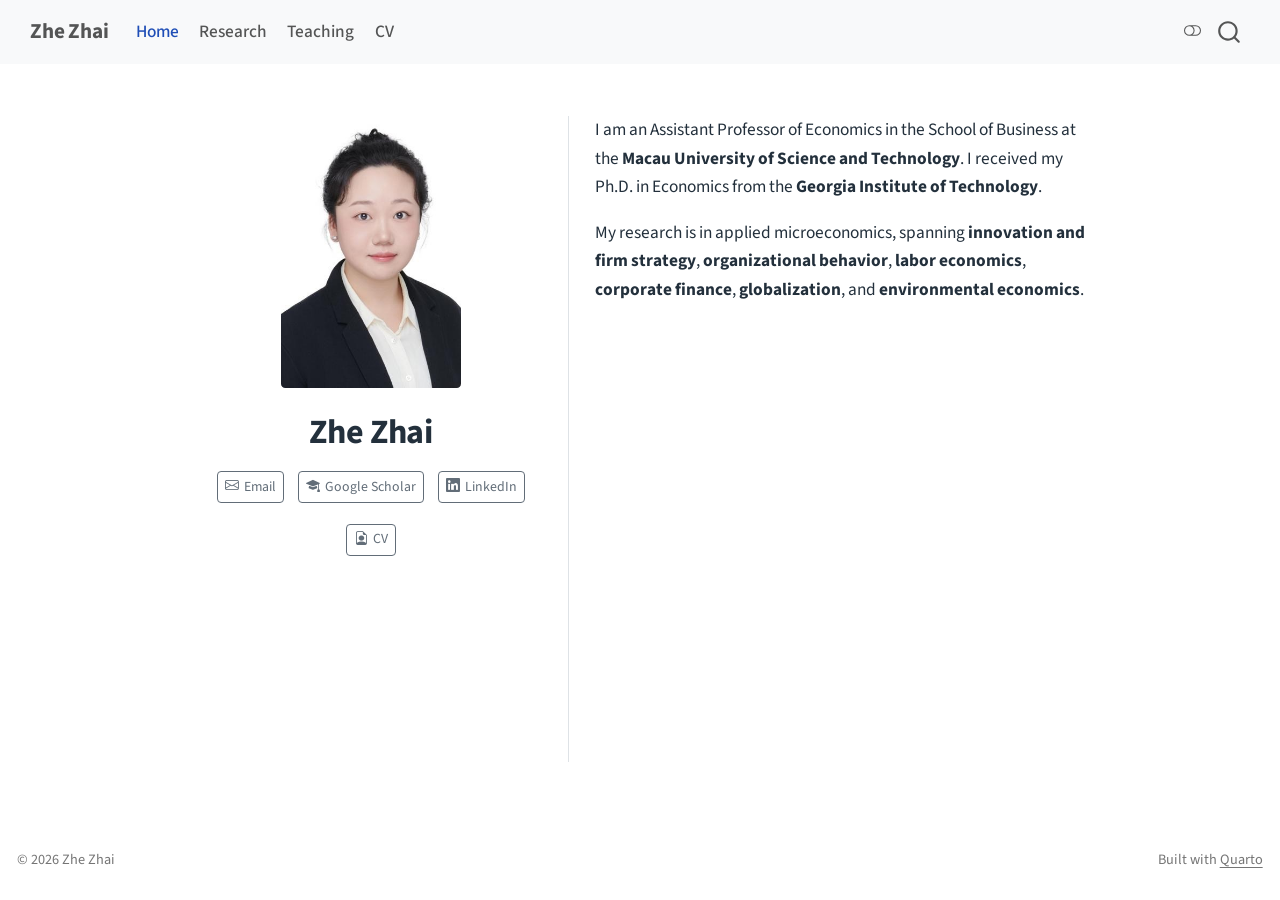
<file: index.html>
<!DOCTYPE html>
<html xmlns="http://www.w3.org/1999/xhtml" lang="en" xml:lang="en"><head>

<meta charset="utf-8">
<meta name="generator" content="quarto-1.9.38">

<meta name="viewport" content="width=device-width, initial-scale=1.0, user-scalable=yes">


<title>Zhe Zhai</title>
<style>
/* Default styles provided by pandoc.
** See https://pandoc.org/MANUAL.html#variables-for-html for config info.
*/
code{white-space: pre-wrap;}
span.smallcaps{font-variant: small-caps;}
div.columns{display: flex; gap: min(4vw, 1.5em);}
div.column{flex: auto; overflow-x: auto;}
div.hanging-indent{margin-left: 1.5em; text-indent: -1.5em;}
ul.task-list{list-style: none;}
ul.task-list li input[type="checkbox"] {
  width: 0.8em;
  margin: 0 0.8em 0.2em -1em; /* quarto-specific, see https://github.com/quarto-dev/quarto-cli/issues/4556 */ 
  vertical-align: middle;
}
</style>


<script src="site_libs/quarto-nav/quarto-nav.js"></script>
<script src="site_libs/quarto-nav/headroom.min.js"></script>
<script src="site_libs/clipboard/clipboard.min.js"></script>
<script src="site_libs/quarto-search/autocomplete.umd.js"></script>
<script src="site_libs/quarto-search/fuse.min.js"></script>
<script src="site_libs/quarto-search/quarto-search.js"></script>
<meta name="quarto:offset" content="./">
<link href="./favicon.svg" rel="icon" type="image/svg+xml">
<script src="site_libs/quarto-html/quarto.js" type="module"></script>
<script src="site_libs/quarto-html/tabsets/tabsets.js" type="module"></script>
<script src="site_libs/quarto-html/popper.min.js"></script>
<script src="site_libs/quarto-html/tippy.umd.min.js"></script>
<link href="site_libs/quarto-html/tippy.css" rel="stylesheet">
<link href="site_libs/quarto-html/quarto-syntax-highlighting-15634bcf2e68342d4ad2dfa704d543f6.css" rel="stylesheet" class="quarto-color-scheme" id="quarto-text-highlighting-styles">
<link href="site_libs/quarto-html/quarto-syntax-highlighting-dark-0a6b7249c26820e032cb0bd839ff02b1.css" rel="stylesheet" class="quarto-color-scheme quarto-color-alternate" id="quarto-text-highlighting-styles">
<link href="site_libs/quarto-html/quarto-syntax-highlighting-15634bcf2e68342d4ad2dfa704d543f6.css" rel="stylesheet" class="quarto-color-scheme-extra" id="quarto-text-highlighting-styles">
<script src="site_libs/bootstrap/bootstrap.min.js"></script>
<link href="site_libs/bootstrap/bootstrap-icons.css" rel="stylesheet">
<link href="site_libs/bootstrap/bootstrap-bce7755c393caee252ea0e357b7c24b8.min.css" rel="stylesheet" append-hash="true" class="quarto-color-scheme" id="quarto-bootstrap" data-mode="light">
<link href="site_libs/bootstrap/bootstrap-dark-2f73d2571ce570e6680d6927af91118c.min.css" rel="stylesheet" append-hash="true" class="quarto-color-scheme quarto-color-alternate" id="quarto-bootstrap" data-mode="dark">
<link href="site_libs/bootstrap/bootstrap-bce7755c393caee252ea0e357b7c24b8.min.css" rel="stylesheet" append-hash="true" class="quarto-color-scheme-extra" id="quarto-bootstrap" data-mode="light">
<script id="quarto-search-options" type="application/json">{
  "location": "navbar",
  "copy-button": false,
  "collapse-after": 3,
  "panel-placement": "end",
  "type": "overlay",
  "limit": 50,
  "keyboard-shortcut": [
    "f",
    "/",
    "s"
  ],
  "show-item-context": false,
  "language": {
    "search-no-results-text": "No results",
    "search-matching-documents-text": "matching documents",
    "search-copy-link-title": "Copy link to search",
    "search-hide-matches-text": "Hide additional matches",
    "search-more-match-text": "more match in this document",
    "search-more-matches-text": "more matches in this document",
    "search-clear-button-title": "Clear",
    "search-text-placeholder": "",
    "search-detached-cancel-button-title": "Cancel",
    "search-submit-button-title": "Submit",
    "search-label": "Search"
  }
}</script>
<meta name="description" content="Zhe Zhai (翟喆), Assistant Professor of Economics at the School of Business, Macau University of Science and Technology. Research on innovation, firm strategy, labor markets, and corporate finance.">


<link rel="stylesheet" href="styles.css">
<meta property="og:title" content="Zhe Zhai">
<meta property="og:description" content="Zhe Zhai (翟喆) — Assistant Professor of Economics, School of Business, Macau University of Science and Technology.">
<meta property="og:image" content="https://carrie-zz.github.io/profile.jpg">
<meta property="og:site_name" content="Zhe Zhai">
<meta name="twitter:title" content="Zhe Zhai">
<meta name="twitter:description" content="Zhe Zhai (翟喆) — Assistant Professor of Economics, School of Business, Macau University of Science and Technology.">
<meta name="twitter:image" content="https://carrie-zz.github.io/profile.jpg">
<meta name="twitter:card" content="summary">
</head>

<body class="nav-fixed fullcontent quarto-light"><script id="quarto-html-before-body" type="application/javascript">
    const toggleBodyColorMode = (bsSheetEl) => {
      const mode = bsSheetEl.getAttribute("data-mode");
      const bodyEl = window.document.querySelector("body");
      if (mode === "dark") {
        bodyEl.classList.add("quarto-dark");
        bodyEl.classList.remove("quarto-light");
      } else {
        bodyEl.classList.add("quarto-light");
        bodyEl.classList.remove("quarto-dark");
      }
    }
    const toggleBodyColorPrimary = () => {
      const bsSheetEl = window.document.querySelector("link#quarto-bootstrap:not([rel=disabled-stylesheet])");
      if (bsSheetEl) {
        toggleBodyColorMode(bsSheetEl);
      }
    }
    const setColorSchemeToggle = (alternate) => {
      const toggles = window.document.querySelectorAll('.quarto-color-scheme-toggle');
      for (let i=0; i < toggles.length; i++) {
        const toggle = toggles[i];
        if (toggle) {
          if (alternate) {
            toggle.classList.add("alternate");
          } else {
            toggle.classList.remove("alternate");
          }
        }
      }
    };
    const toggleColorMode = (alternate) => {
      // Switch the stylesheets
      const primaryStylesheets = window.document.querySelectorAll('link.quarto-color-scheme:not(.quarto-color-alternate)');
      const alternateStylesheets = window.document.querySelectorAll('link.quarto-color-scheme.quarto-color-alternate');
      manageTransitions('#quarto-margin-sidebar .nav-link', false);
      if (alternate) {
        // note: dark is layered on light, we don't disable primary!
        enableStylesheet(alternateStylesheets);
        for (const sheetNode of alternateStylesheets) {
          if (sheetNode.id === "quarto-bootstrap") {
            toggleBodyColorMode(sheetNode);
          }
        }
      } else {
        disableStylesheet(alternateStylesheets);
        enableStylesheet(primaryStylesheets)
        toggleBodyColorPrimary();
      }
      manageTransitions('#quarto-margin-sidebar .nav-link', true);
      // Switch the toggles
      setColorSchemeToggle(alternate)
      // Hack to workaround the fact that safari doesn't
      // properly recolor the scrollbar when toggling (#1455)
      if (navigator.userAgent.indexOf('Safari') > 0 && navigator.userAgent.indexOf('Chrome') == -1) {
        manageTransitions("body", false);
        window.scrollTo(0, 1);
        setTimeout(() => {
          window.scrollTo(0, 0);
          manageTransitions("body", true);
        }, 40);
      }
    }
    const disableStylesheet = (stylesheets) => {
      for (let i=0; i < stylesheets.length; i++) {
        const stylesheet = stylesheets[i];
        stylesheet.rel = 'disabled-stylesheet';
      }
    }
    const enableStylesheet = (stylesheets) => {
      for (let i=0; i < stylesheets.length; i++) {
        const stylesheet = stylesheets[i];
        if(stylesheet.rel !== 'stylesheet') { // for Chrome, which will still FOUC without this check
          stylesheet.rel = 'stylesheet';
        }
      }
    }
    const manageTransitions = (selector, allowTransitions) => {
      const els = window.document.querySelectorAll(selector);
      for (let i=0; i < els.length; i++) {
        const el = els[i];
        if (allowTransitions) {
          el.classList.remove('notransition');
        } else {
          el.classList.add('notransition');
        }
      }
    }
    const isFileUrl = () => {
      return window.location.protocol === 'file:';
    }
    const hasAlternateSentinel = () => {
      let styleSentinel = getColorSchemeSentinel();
      if (styleSentinel !== null) {
        return styleSentinel === "alternate";
      } else {
        return false;
      }
    }
    const setStyleSentinel = (alternate) => {
      const value = alternate ? "alternate" : "default";
      if (!isFileUrl()) {
        window.localStorage.setItem("quarto-color-scheme", value);
      } else {
        localAlternateSentinel = value;
      }
    }
    const getColorSchemeSentinel = () => {
      if (!isFileUrl()) {
        const storageValue = window.localStorage.getItem("quarto-color-scheme");
        return storageValue != null ? storageValue : localAlternateSentinel;
      } else {
        return localAlternateSentinel;
      }
    }
    const toggleGiscusIfUsed = (isAlternate, darkModeDefault) => {
      const baseTheme = document.querySelector('#giscus-base-theme')?.value ?? 'light';
      const alternateTheme = document.querySelector('#giscus-alt-theme')?.value ?? 'dark';
      let newTheme = '';
      if(authorPrefersDark) {
        newTheme = isAlternate ? baseTheme : alternateTheme;
      } else {
        newTheme = isAlternate ? alternateTheme : baseTheme;
      }
      const changeGiscusTheme = () => {
        // From: https://github.com/giscus/giscus/issues/336
        const sendMessage = (message) => {
          const iframe = document.querySelector('iframe.giscus-frame');
          if (!iframe) return;
          iframe.contentWindow.postMessage({ giscus: message }, 'https://giscus.app');
        }
        sendMessage({
          setConfig: {
            theme: newTheme
          }
        });
      }
      const isGiscussLoaded = window.document.querySelector('iframe.giscus-frame') !== null;
      if (isGiscussLoaded) {
        changeGiscusTheme();
      }
    };
    const authorPrefersDark = false;
    const darkModeDefault = authorPrefersDark;
      document.querySelector('link#quarto-text-highlighting-styles.quarto-color-scheme-extra').rel = 'disabled-stylesheet';
      document.querySelector('link#quarto-bootstrap.quarto-color-scheme-extra').rel = 'disabled-stylesheet';
    let localAlternateSentinel = darkModeDefault ? 'alternate' : 'default';
    // Dark / light mode switch
    window.quartoToggleColorScheme = () => {
      // Read the current dark / light value
      let toAlternate = !hasAlternateSentinel();
      toggleColorMode(toAlternate);
      setStyleSentinel(toAlternate);
      toggleGiscusIfUsed(toAlternate, darkModeDefault);
      window.dispatchEvent(new Event('resize'));
    };
    // Switch to dark mode if need be
    if (hasAlternateSentinel()) {
      toggleColorMode(true);
    } else {
      toggleColorMode(false);
    }
  </script>

<div id="quarto-search-results"></div>
  <header id="quarto-header" class="headroom fixed-top">
    <nav class="navbar navbar-expand-lg " data-bs-theme="dark">
      <div class="navbar-container container-fluid">
      <div class="navbar-brand-container mx-auto">
    <a class="navbar-brand" href="./index.html">
    <span class="navbar-title">Zhe Zhai</span>
    </a>
  </div>
            <div id="quarto-search" class="" title="Search"></div>
          <button class="navbar-toggler" type="button" data-bs-toggle="collapse" data-bs-target="#navbarCollapse" aria-controls="navbarCollapse" role="menu" aria-expanded="false" aria-label="Toggle navigation" onclick="if (window.quartoToggleHeadroom) { window.quartoToggleHeadroom(); }">
  <span class="navbar-toggler-icon"></span>
</button>
          <div class="collapse navbar-collapse" id="navbarCollapse">
            <ul class="navbar-nav navbar-nav-scroll me-auto">
  <li class="nav-item">
    <a class="nav-link active" href="./index.html" aria-current="page"> 
<span class="menu-text">Home</span></a>
  </li>  
  <li class="nav-item">
    <a class="nav-link" href="./research.html"> 
<span class="menu-text">Research</span></a>
  </li>  
  <li class="nav-item">
    <a class="nav-link" href="./teaching.html"> 
<span class="menu-text">Teaching</span></a>
  </li>  
  <li class="nav-item">
    <a class="nav-link" href="./cv.pdf" target="_blank"> 
<span class="menu-text">CV</span></a>
  </li>  
</ul>
          </div> <!-- /navcollapse -->
            <div class="quarto-navbar-tools">
  <a href="" class="quarto-color-scheme-toggle quarto-navigation-tool  px-1" onclick="window.quartoToggleColorScheme(); return false;" title="Toggle dark mode"><i class="bi"></i></a>
</div>
      </div> <!-- /container-fluid -->
    </nav>
</header>
<!-- content -->
<div id="quarto-content" class="quarto-container page-columns page-rows-contents page-layout-article page-navbar">
<!-- sidebar -->
<!-- margin-sidebar -->
    
<!-- main -->
<div class="quarto-about-trestles">
  <div class="about-entity">
    <img src="profile.jpg" class="about-image
  rounded " style="width: 180px;">
<header id="title-block-header" class="quarto-title-block default">
<div class="quarto-title">
<h1 class="title">Zhe Zhai</h1>
</div>
<div class="quarto-title-meta">
  </div>
</header>
    <div class="about-links">
  <a href="mailto:zzhai@must.edu.mo" class="about-link" rel="" target="">
    <i class="bi bi-envelope"></i>
     <span class="about-link-text">Email</span>
  </a>
  <a href="https://scholar.google.com/citations?user=3uwHZdUAAAAJ&amp;hl=en" class="about-link" rel="" target="">
    <i class="bi bi-mortarboard-fill"></i>
     <span class="about-link-text">Google Scholar</span>
  </a>
  <a href="https://www.linkedin.com/" class="about-link" rel="" target="">
    <i class="bi bi-linkedin"></i>
     <span class="about-link-text">LinkedIn</span>
  </a>
  <a href="/cv.pdf" class="about-link" rel="" target="">
    <i class="bi bi-file-earmark-person"></i>
     <span class="about-link-text">CV</span>
  </a>
</div>
  </div>
  <div class="about-contents"><main class="content" id="quarto-document-content">

<p>I am an Assistant Professor of Economics in the School of Business at the <strong>Macau University of Science and Technology</strong>. I received my Ph.D.&nbsp;in Economics from the <strong>Georgia Institute of Technology</strong>.</p>
<p>My research is in applied microeconomics, spanning <strong>innovation and firm strategy</strong>, <strong>organizational behavior</strong>, <strong>labor economics</strong>, <strong>corporate finance</strong>, <strong>globalization</strong>, and <strong>environmental economics</strong>.</p>


</main></div>
</div>
 <!-- /main -->
<script id="quarto-html-after-body" type="application/javascript">
  window.document.addEventListener("DOMContentLoaded", function (event) {
    // Ensure there is a toggle, if there isn't float one in the top right
    if (window.document.querySelector('.quarto-color-scheme-toggle') === null) {
      const a = window.document.createElement('a');
      a.classList.add('top-right');
      a.classList.add('quarto-color-scheme-toggle');
      a.href = "";
      a.onclick = function() { try { window.quartoToggleColorScheme(); } catch {} return false; };
      const i = window.document.createElement("i");
      i.classList.add('bi');
      a.appendChild(i);
      window.document.body.appendChild(a);
    }
    setColorSchemeToggle(hasAlternateSentinel())
    const isCodeAnnotation = (el) => {
      for (const clz of el.classList) {
        if (clz.startsWith('code-annotation-')) {                     
          return true;
        }
      }
      return false;
    }
    const onCopySuccess = function(e) {
      // button target
      const button = e.trigger;
      // don't keep focus
      button.blur();
      // flash "checked"
      button.classList.add('code-copy-button-checked');
      var currentTitle = button.getAttribute("title");
      button.setAttribute("title", "Copied!");
      let tooltip;
      if (window.bootstrap) {
        button.setAttribute("data-bs-toggle", "tooltip");
        button.setAttribute("data-bs-placement", "left");
        button.setAttribute("data-bs-title", "Copied!");
        tooltip = new bootstrap.Tooltip(button, 
          { trigger: "manual", 
            customClass: "code-copy-button-tooltip",
            offset: [0, -8]});
        tooltip.show();    
      }
      setTimeout(function() {
        if (tooltip) {
          tooltip.hide();
          button.removeAttribute("data-bs-title");
          button.removeAttribute("data-bs-toggle");
          button.removeAttribute("data-bs-placement");
        }
        button.setAttribute("title", currentTitle);
        button.classList.remove('code-copy-button-checked');
      }, 1000);
      // clear code selection
      e.clearSelection();
    }
    const getTextToCopy = function(trigger) {
      const outerScaffold = trigger.parentElement.cloneNode(true);
      const codeEl = outerScaffold.querySelector('code');
      for (const childEl of codeEl.children) {
        if (isCodeAnnotation(childEl)) {
          childEl.remove();
        }
      }
      return codeEl.innerText;
    }
    const clipboard = new window.ClipboardJS('.code-copy-button:not([data-in-quarto-modal])', {
      text: getTextToCopy
    });
    clipboard.on('success', onCopySuccess);
    if (window.document.getElementById('quarto-embedded-source-code-modal')) {
      const clipboardModal = new window.ClipboardJS('.code-copy-button[data-in-quarto-modal]', {
        text: getTextToCopy,
        container: window.document.getElementById('quarto-embedded-source-code-modal')
      });
      clipboardModal.on('success', onCopySuccess);
    }
      var localhostRegex = new RegExp(/^(?:http|https):\/\/localhost\:?[0-9]*\//);
      var mailtoRegex = new RegExp(/^mailto:/);
        var filterRegex = new RegExp("https:\/\/carrie-zz\.github\.io\/");
      var isInternal = (href) => {
          return filterRegex.test(href) || localhostRegex.test(href) || mailtoRegex.test(href);
      }
      // Inspect non-navigation links and adorn them if external
     var links = window.document.querySelectorAll('a[href]:not(.nav-link):not(.navbar-brand):not(.toc-action):not(.sidebar-link):not(.sidebar-item-toggle):not(.pagination-link):not(.no-external):not([aria-hidden]):not(.dropdown-item):not(.quarto-navigation-tool):not(.about-link)');
      for (var i=0; i<links.length; i++) {
        const link = links[i];
        if (!isInternal(link.href)) {
          // undo the damage that might have been done by quarto-nav.js in the case of
          // links that we want to consider external
          if (link.dataset.originalHref !== undefined) {
            link.href = link.dataset.originalHref;
          }
        }
      }
    function tippyHover(el, contentFn, onTriggerFn, onUntriggerFn) {
      const config = {
        allowHTML: true,
        maxWidth: 500,
        delay: 100,
        arrow: false,
        appendTo: function(el) {
            return el.parentElement;
        },
        interactive: true,
        interactiveBorder: 10,
        theme: 'quarto',
        placement: 'bottom-start',
      };
      if (contentFn) {
        config.content = contentFn;
      }
      if (onTriggerFn) {
        config.onTrigger = onTriggerFn;
      }
      if (onUntriggerFn) {
        config.onUntrigger = onUntriggerFn;
      }
      window.tippy(el, config); 
    }
    const noterefs = window.document.querySelectorAll('a[role="doc-noteref"]');
    for (var i=0; i<noterefs.length; i++) {
      const ref = noterefs[i];
      tippyHover(ref, function() {
        // use id or data attribute instead here
        let href = ref.getAttribute('data-footnote-href') || ref.getAttribute('href');
        try { href = new URL(href).hash; } catch {}
        const id = href.replace(/^#\/?/, "");
        const note = window.document.getElementById(id);
        if (note) {
          return note.innerHTML;
        } else {
          return "";
        }
      });
    }
    const xrefs = window.document.querySelectorAll('a.quarto-xref');
    const processXRef = (id, note) => {
      // Strip column container classes
      const stripColumnClz = (el) => {
        el.classList.remove("page-full", "page-columns");
        if (el.children) {
          for (const child of el.children) {
            stripColumnClz(child);
          }
        }
      }
      stripColumnClz(note)
      if (id === null || id.startsWith('sec-')) {
        // Special case sections, only their first couple elements
        const container = document.createElement("div");
        if (note.children && note.children.length > 2) {
          container.appendChild(note.children[0].cloneNode(true));
          for (let i = 1; i < note.children.length; i++) {
            const child = note.children[i];
            if (child.tagName === "P" && child.innerText === "") {
              continue;
            } else {
              container.appendChild(child.cloneNode(true));
              break;
            }
          }
          if (window.Quarto?.typesetMath) {
            window.Quarto.typesetMath(container);
          }
          return container.innerHTML
        } else {
          if (window.Quarto?.typesetMath) {
            window.Quarto.typesetMath(note);
          }
          return note.innerHTML;
        }
      } else {
        // Remove any anchor links if they are present
        const anchorLink = note.querySelector('a.anchorjs-link');
        if (anchorLink) {
          anchorLink.remove();
        }
        if (window.Quarto?.typesetMath) {
          window.Quarto.typesetMath(note);
        }
        if (note.classList.contains("callout")) {
          return note.outerHTML;
        } else {
          return note.innerHTML;
        }
      }
    }
    for (var i=0; i<xrefs.length; i++) {
      const xref = xrefs[i];
      tippyHover(xref, undefined, function(instance) {
        instance.disable();
        let url = xref.getAttribute('href');
        let hash = undefined; 
        if (url.startsWith('#')) {
          hash = url;
        } else {
          try { hash = new URL(url).hash; } catch {}
        }
        if (hash) {
          const id = hash.replace(/^#\/?/, "");
          const note = window.document.getElementById(id);
          if (note !== null) {
            try {
              const html = processXRef(id, note.cloneNode(true));
              instance.setContent(html);
            } finally {
              instance.enable();
              instance.show();
            }
          } else {
            // See if we can fetch this
            fetch(url.split('#')[0])
            .then(res => res.text())
            .then(html => {
              const parser = new DOMParser();
              const htmlDoc = parser.parseFromString(html, "text/html");
              const note = htmlDoc.getElementById(id);
              if (note !== null) {
                const html = processXRef(id, note);
                instance.setContent(html);
              } 
            }).finally(() => {
              instance.enable();
              instance.show();
            });
          }
        } else {
          // See if we can fetch a full url (with no hash to target)
          // This is a special case and we should probably do some content thinning / targeting
          fetch(url)
          .then(res => res.text())
          .then(html => {
            const parser = new DOMParser();
            const htmlDoc = parser.parseFromString(html, "text/html");
            const note = htmlDoc.querySelector('main.content');
            if (note !== null) {
              // This should only happen for chapter cross references
              // (since there is no id in the URL)
              // remove the first header
              if (note.children.length > 0 && note.children[0].tagName === "HEADER") {
                note.children[0].remove();
              }
              const html = processXRef(null, note);
              instance.setContent(html);
            } 
          }).finally(() => {
            instance.enable();
            instance.show();
          });
        }
      }, function(instance) {
      });
    }
        let selectedAnnoteEl;
        const selectorForAnnotation = ( cell, annotation) => {
          let cellAttr = 'data-code-cell="' + cell + '"';
          let lineAttr = 'data-code-annotation="' +  annotation + '"';
          const selector = 'span[' + cellAttr + '][' + lineAttr + ']';
          return selector;
        }
        const selectCodeLines = (annoteEl) => {
          const doc = window.document;
          const targetCell = annoteEl.getAttribute("data-target-cell");
          const targetAnnotation = annoteEl.getAttribute("data-target-annotation");
          const annoteSpan = window.document.querySelector(selectorForAnnotation(targetCell, targetAnnotation));
          const lines = annoteSpan.getAttribute("data-code-lines").split(",");
          const lineIds = lines.map((line) => {
            return targetCell + "-" + line;
          })
          let top = null;
          let height = null;
          let parent = null;
          if (lineIds.length > 0) {
              //compute the position of the single el (top and bottom and make a div)
              const el = window.document.getElementById(lineIds[0]);
              top = el.offsetTop;
              height = el.offsetHeight;
              parent = el.parentElement.parentElement;
            if (lineIds.length > 1) {
              const lastEl = window.document.getElementById(lineIds[lineIds.length - 1]);
              const bottom = lastEl.offsetTop + lastEl.offsetHeight;
              height = bottom - top;
            }
            if (top !== null && height !== null && parent !== null) {
              // cook up a div (if necessary) and position it 
              let div = window.document.getElementById("code-annotation-line-highlight");
              if (div === null) {
                div = window.document.createElement("div");
                div.setAttribute("id", "code-annotation-line-highlight");
                div.style.position = 'absolute';
                parent.appendChild(div);
              }
              div.style.top = top - 2 + "px";
              div.style.height = height + 4 + "px";
              div.style.left = 0;
              let gutterDiv = window.document.getElementById("code-annotation-line-highlight-gutter");
              if (gutterDiv === null) {
                gutterDiv = window.document.createElement("div");
                gutterDiv.setAttribute("id", "code-annotation-line-highlight-gutter");
                gutterDiv.style.position = 'absolute';
                const codeCell = window.document.getElementById(targetCell);
                const gutter = codeCell.querySelector('.code-annotation-gutter');
                gutter.appendChild(gutterDiv);
              }
              gutterDiv.style.top = top - 2 + "px";
              gutterDiv.style.height = height + 4 + "px";
            }
            selectedAnnoteEl = annoteEl;
          }
        };
        const unselectCodeLines = () => {
          const elementsIds = ["code-annotation-line-highlight", "code-annotation-line-highlight-gutter"];
          elementsIds.forEach((elId) => {
            const div = window.document.getElementById(elId);
            if (div) {
              div.remove();
            }
          });
          selectedAnnoteEl = undefined;
        };
          // Handle positioning of the toggle
      window.addEventListener(
        "resize",
        throttle(() => {
          elRect = undefined;
          if (selectedAnnoteEl) {
            selectCodeLines(selectedAnnoteEl);
          }
        }, 10)
      );
      function throttle(fn, ms) {
      let throttle = false;
      let timer;
        return (...args) => {
          if(!throttle) { // first call gets through
              fn.apply(this, args);
              throttle = true;
          } else { // all the others get throttled
              if(timer) clearTimeout(timer); // cancel #2
              timer = setTimeout(() => {
                fn.apply(this, args);
                timer = throttle = false;
              }, ms);
          }
        };
      }
        // Attach click handler to the DT
        const annoteDls = window.document.querySelectorAll('dt[data-target-cell]');
        for (const annoteDlNode of annoteDls) {
          annoteDlNode.addEventListener('click', (event) => {
            const clickedEl = event.target;
            if (clickedEl !== selectedAnnoteEl) {
              unselectCodeLines();
              const activeEl = window.document.querySelector('dt[data-target-cell].code-annotation-active');
              if (activeEl) {
                activeEl.classList.remove('code-annotation-active');
              }
              selectCodeLines(clickedEl);
              clickedEl.classList.add('code-annotation-active');
            } else {
              // Unselect the line
              unselectCodeLines();
              clickedEl.classList.remove('code-annotation-active');
            }
          });
        }
    const findCites = (el) => {
      const parentEl = el.parentElement;
      if (parentEl) {
        const cites = parentEl.dataset.cites;
        if (cites) {
          return {
            el,
            cites: cites.split(' ')
          };
        } else {
          return findCites(el.parentElement)
        }
      } else {
        return undefined;
      }
    };
    var bibliorefs = window.document.querySelectorAll('a[role="doc-biblioref"]');
    for (var i=0; i<bibliorefs.length; i++) {
      const ref = bibliorefs[i];
      const citeInfo = findCites(ref);
      if (citeInfo) {
        tippyHover(citeInfo.el, function() {
          var popup = window.document.createElement('div');
          citeInfo.cites.forEach(function(cite) {
            var citeDiv = window.document.createElement('div');
            citeDiv.classList.add('hanging-indent');
            citeDiv.classList.add('csl-entry');
            var biblioDiv = window.document.getElementById('ref-' + cite);
            if (biblioDiv) {
              citeDiv.innerHTML = biblioDiv.innerHTML;
            }
            popup.appendChild(citeDiv);
          });
          return popup.innerHTML;
        });
      }
    }
  });
  </script>
</div> <!-- /content -->
<footer class="footer">
  <div class="nav-footer">
    <div class="nav-footer-left">
<p>© 2026 Zhe Zhai</p>
</div>   
    <div class="nav-footer-center">
      &nbsp;
    </div>
    <div class="nav-footer-right">
<p>Built with <a href="https://quarto.org">Quarto</a></p>
</div>
  </div>
</footer>




</body></html>
</file>
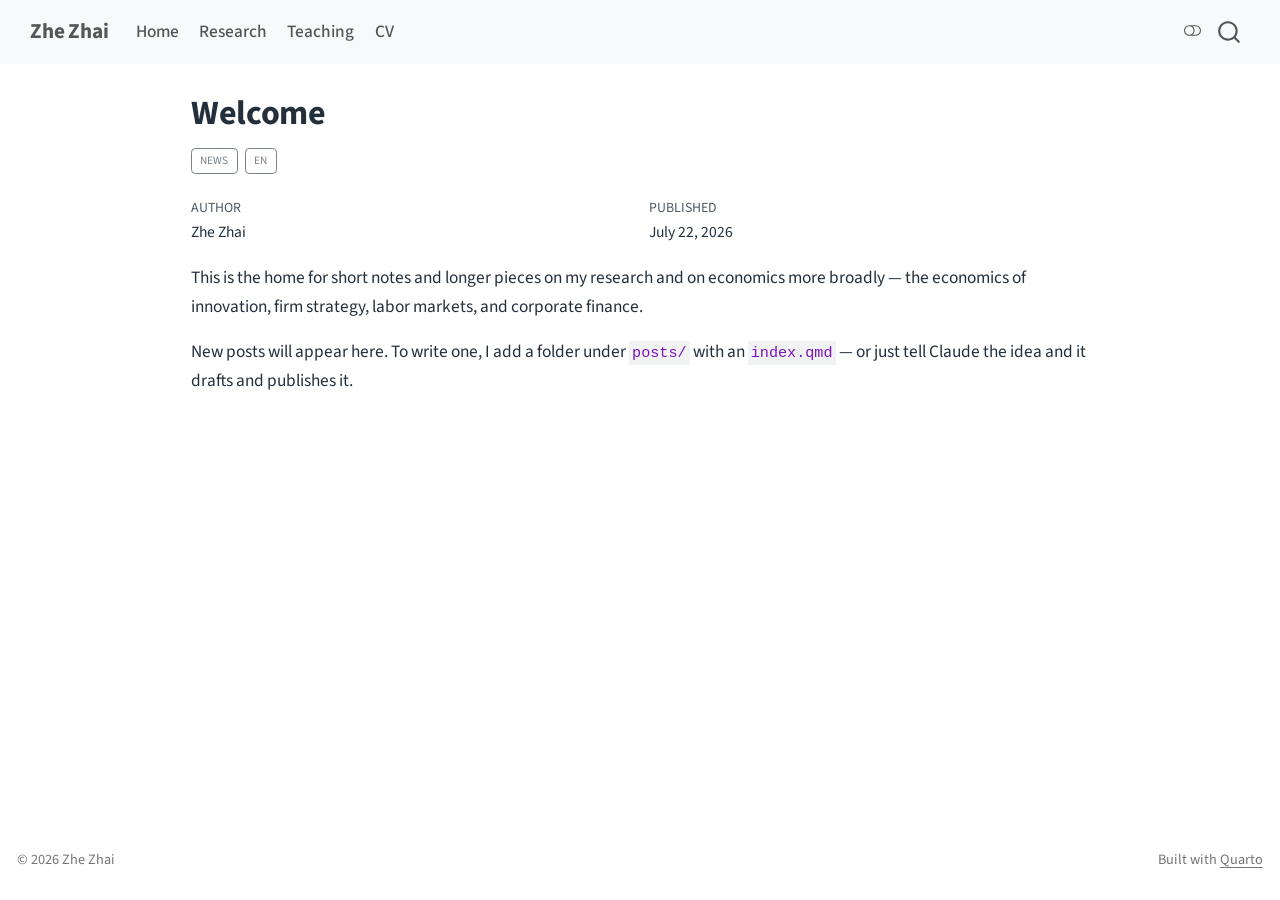
<file: posts/welcome/index.html>
<!DOCTYPE html>
<html xmlns="http://www.w3.org/1999/xhtml" lang="en" xml:lang="en"><head>

<meta charset="utf-8">
<meta name="generator" content="quarto-1.9.38">

<meta name="viewport" content="width=device-width, initial-scale=1.0, user-scalable=yes">

<meta name="author" content="Zhe Zhai">
<meta name="dcterms.date" content="2026-07-22">

<title>Welcome – Zhe Zhai</title>
<style>
/* Default styles provided by pandoc.
** See https://pandoc.org/MANUAL.html#variables-for-html for config info.
*/
code{white-space: pre-wrap;}
span.smallcaps{font-variant: small-caps;}
div.columns{display: flex; gap: min(4vw, 1.5em);}
div.column{flex: auto; overflow-x: auto;}
div.hanging-indent{margin-left: 1.5em; text-indent: -1.5em;}
ul.task-list{list-style: none;}
ul.task-list li input[type="checkbox"] {
  width: 0.8em;
  margin: 0 0.8em 0.2em -1em; /* quarto-specific, see https://github.com/quarto-dev/quarto-cli/issues/4556 */ 
  vertical-align: middle;
}
</style>


<script src="../../site_libs/quarto-nav/quarto-nav.js"></script>
<script src="../../site_libs/quarto-nav/headroom.min.js"></script>
<script src="../../site_libs/clipboard/clipboard.min.js"></script>
<script src="../../site_libs/quarto-search/autocomplete.umd.js"></script>
<script src="../../site_libs/quarto-search/fuse.min.js"></script>
<script src="../../site_libs/quarto-search/quarto-search.js"></script>
<meta name="quarto:offset" content="../../">
<link href="../../favicon.svg" rel="icon" type="image/svg+xml">
<script src="../../site_libs/quarto-html/quarto.js" type="module"></script>
<script src="../../site_libs/quarto-html/tabsets/tabsets.js" type="module"></script>
<script src="../../site_libs/quarto-html/popper.min.js"></script>
<script src="../../site_libs/quarto-html/tippy.umd.min.js"></script>
<link href="../../site_libs/quarto-html/tippy.css" rel="stylesheet">
<link href="../../site_libs/quarto-html/quarto-syntax-highlighting-15634bcf2e68342d4ad2dfa704d543f6.css" rel="stylesheet" class="quarto-color-scheme" id="quarto-text-highlighting-styles">
<link href="../../site_libs/quarto-html/quarto-syntax-highlighting-dark-0a6b7249c26820e032cb0bd839ff02b1.css" rel="stylesheet" class="quarto-color-scheme quarto-color-alternate" id="quarto-text-highlighting-styles">
<link href="../../site_libs/quarto-html/quarto-syntax-highlighting-15634bcf2e68342d4ad2dfa704d543f6.css" rel="stylesheet" class="quarto-color-scheme-extra" id="quarto-text-highlighting-styles">
<script src="../../site_libs/bootstrap/bootstrap.min.js"></script>
<link href="../../site_libs/bootstrap/bootstrap-icons.css" rel="stylesheet">
<link href="../../site_libs/bootstrap/bootstrap-bce7755c393caee252ea0e357b7c24b8.min.css" rel="stylesheet" append-hash="true" class="quarto-color-scheme" id="quarto-bootstrap" data-mode="light">
<link href="../../site_libs/bootstrap/bootstrap-dark-2f73d2571ce570e6680d6927af91118c.min.css" rel="stylesheet" append-hash="true" class="quarto-color-scheme quarto-color-alternate" id="quarto-bootstrap" data-mode="dark">
<link href="../../site_libs/bootstrap/bootstrap-bce7755c393caee252ea0e357b7c24b8.min.css" rel="stylesheet" append-hash="true" class="quarto-color-scheme-extra" id="quarto-bootstrap" data-mode="light">
<script id="quarto-search-options" type="application/json">{
  "location": "navbar",
  "copy-button": false,
  "collapse-after": 3,
  "panel-placement": "end",
  "type": "overlay",
  "limit": 50,
  "keyboard-shortcut": [
    "f",
    "/",
    "s"
  ],
  "show-item-context": false,
  "language": {
    "search-no-results-text": "No results",
    "search-matching-documents-text": "matching documents",
    "search-copy-link-title": "Copy link to search",
    "search-hide-matches-text": "Hide additional matches",
    "search-more-match-text": "more match in this document",
    "search-more-matches-text": "more matches in this document",
    "search-clear-button-title": "Clear",
    "search-text-placeholder": "",
    "search-detached-cancel-button-title": "Cancel",
    "search-submit-button-title": "Submit",
    "search-label": "Search"
  }
}</script>


<link rel="stylesheet" href="../../styles.css">
<meta property="og:title" content="Welcome – Zhe Zhai">
<meta property="og:description" content="Zhe Zhai (翟喆) — Assistant Professor of Economics, School of Business, Macau University of Science and Technology.">
<meta property="og:image" content="https://carrie-zz.github.io/posts/welcome/profile.jpg">
<meta property="og:site_name" content="Zhe Zhai">
<meta name="twitter:title" content="Welcome – Zhe Zhai">
<meta name="twitter:description" content="Zhe Zhai (翟喆) — Assistant Professor of Economics, School of Business, Macau University of Science and Technology.">
<meta name="twitter:image" content="https://carrie-zz.github.io/posts/welcome/profile.jpg">
<meta name="twitter:card" content="summary">
</head>

<body class="nav-fixed fullcontent quarto-light"><script id="quarto-html-before-body" type="application/javascript">
    const toggleBodyColorMode = (bsSheetEl) => {
      const mode = bsSheetEl.getAttribute("data-mode");
      const bodyEl = window.document.querySelector("body");
      if (mode === "dark") {
        bodyEl.classList.add("quarto-dark");
        bodyEl.classList.remove("quarto-light");
      } else {
        bodyEl.classList.add("quarto-light");
        bodyEl.classList.remove("quarto-dark");
      }
    }
    const toggleBodyColorPrimary = () => {
      const bsSheetEl = window.document.querySelector("link#quarto-bootstrap:not([rel=disabled-stylesheet])");
      if (bsSheetEl) {
        toggleBodyColorMode(bsSheetEl);
      }
    }
    const setColorSchemeToggle = (alternate) => {
      const toggles = window.document.querySelectorAll('.quarto-color-scheme-toggle');
      for (let i=0; i < toggles.length; i++) {
        const toggle = toggles[i];
        if (toggle) {
          if (alternate) {
            toggle.classList.add("alternate");
          } else {
            toggle.classList.remove("alternate");
          }
        }
      }
    };
    const toggleColorMode = (alternate) => {
      // Switch the stylesheets
      const primaryStylesheets = window.document.querySelectorAll('link.quarto-color-scheme:not(.quarto-color-alternate)');
      const alternateStylesheets = window.document.querySelectorAll('link.quarto-color-scheme.quarto-color-alternate');
      manageTransitions('#quarto-margin-sidebar .nav-link', false);
      if (alternate) {
        // note: dark is layered on light, we don't disable primary!
        enableStylesheet(alternateStylesheets);
        for (const sheetNode of alternateStylesheets) {
          if (sheetNode.id === "quarto-bootstrap") {
            toggleBodyColorMode(sheetNode);
          }
        }
      } else {
        disableStylesheet(alternateStylesheets);
        enableStylesheet(primaryStylesheets)
        toggleBodyColorPrimary();
      }
      manageTransitions('#quarto-margin-sidebar .nav-link', true);
      // Switch the toggles
      setColorSchemeToggle(alternate)
      // Hack to workaround the fact that safari doesn't
      // properly recolor the scrollbar when toggling (#1455)
      if (navigator.userAgent.indexOf('Safari') > 0 && navigator.userAgent.indexOf('Chrome') == -1) {
        manageTransitions("body", false);
        window.scrollTo(0, 1);
        setTimeout(() => {
          window.scrollTo(0, 0);
          manageTransitions("body", true);
        }, 40);
      }
    }
    const disableStylesheet = (stylesheets) => {
      for (let i=0; i < stylesheets.length; i++) {
        const stylesheet = stylesheets[i];
        stylesheet.rel = 'disabled-stylesheet';
      }
    }
    const enableStylesheet = (stylesheets) => {
      for (let i=0; i < stylesheets.length; i++) {
        const stylesheet = stylesheets[i];
        if(stylesheet.rel !== 'stylesheet') { // for Chrome, which will still FOUC without this check
          stylesheet.rel = 'stylesheet';
        }
      }
    }
    const manageTransitions = (selector, allowTransitions) => {
      const els = window.document.querySelectorAll(selector);
      for (let i=0; i < els.length; i++) {
        const el = els[i];
        if (allowTransitions) {
          el.classList.remove('notransition');
        } else {
          el.classList.add('notransition');
        }
      }
    }
    const isFileUrl = () => {
      return window.location.protocol === 'file:';
    }
    const hasAlternateSentinel = () => {
      let styleSentinel = getColorSchemeSentinel();
      if (styleSentinel !== null) {
        return styleSentinel === "alternate";
      } else {
        return false;
      }
    }
    const setStyleSentinel = (alternate) => {
      const value = alternate ? "alternate" : "default";
      if (!isFileUrl()) {
        window.localStorage.setItem("quarto-color-scheme", value);
      } else {
        localAlternateSentinel = value;
      }
    }
    const getColorSchemeSentinel = () => {
      if (!isFileUrl()) {
        const storageValue = window.localStorage.getItem("quarto-color-scheme");
        return storageValue != null ? storageValue : localAlternateSentinel;
      } else {
        return localAlternateSentinel;
      }
    }
    const toggleGiscusIfUsed = (isAlternate, darkModeDefault) => {
      const baseTheme = document.querySelector('#giscus-base-theme')?.value ?? 'light';
      const alternateTheme = document.querySelector('#giscus-alt-theme')?.value ?? 'dark';
      let newTheme = '';
      if(authorPrefersDark) {
        newTheme = isAlternate ? baseTheme : alternateTheme;
      } else {
        newTheme = isAlternate ? alternateTheme : baseTheme;
      }
      const changeGiscusTheme = () => {
        // From: https://github.com/giscus/giscus/issues/336
        const sendMessage = (message) => {
          const iframe = document.querySelector('iframe.giscus-frame');
          if (!iframe) return;
          iframe.contentWindow.postMessage({ giscus: message }, 'https://giscus.app');
        }
        sendMessage({
          setConfig: {
            theme: newTheme
          }
        });
      }
      const isGiscussLoaded = window.document.querySelector('iframe.giscus-frame') !== null;
      if (isGiscussLoaded) {
        changeGiscusTheme();
      }
    };
    const authorPrefersDark = false;
    const darkModeDefault = authorPrefersDark;
      document.querySelector('link#quarto-text-highlighting-styles.quarto-color-scheme-extra').rel = 'disabled-stylesheet';
      document.querySelector('link#quarto-bootstrap.quarto-color-scheme-extra').rel = 'disabled-stylesheet';
    let localAlternateSentinel = darkModeDefault ? 'alternate' : 'default';
    // Dark / light mode switch
    window.quartoToggleColorScheme = () => {
      // Read the current dark / light value
      let toAlternate = !hasAlternateSentinel();
      toggleColorMode(toAlternate);
      setStyleSentinel(toAlternate);
      toggleGiscusIfUsed(toAlternate, darkModeDefault);
      window.dispatchEvent(new Event('resize'));
    };
    // Switch to dark mode if need be
    if (hasAlternateSentinel()) {
      toggleColorMode(true);
    } else {
      toggleColorMode(false);
    }
  </script>

<div id="quarto-search-results"></div>
  <header id="quarto-header" class="headroom fixed-top">
    <nav class="navbar navbar-expand-lg " data-bs-theme="dark">
      <div class="navbar-container container-fluid">
      <div class="navbar-brand-container mx-auto">
    <a class="navbar-brand" href="../../index.html">
    <span class="navbar-title">Zhe Zhai</span>
    </a>
  </div>
            <div id="quarto-search" class="" title="Search"></div>
          <button class="navbar-toggler" type="button" data-bs-toggle="collapse" data-bs-target="#navbarCollapse" aria-controls="navbarCollapse" role="menu" aria-expanded="false" aria-label="Toggle navigation" onclick="if (window.quartoToggleHeadroom) { window.quartoToggleHeadroom(); }">
  <span class="navbar-toggler-icon"></span>
</button>
          <div class="collapse navbar-collapse" id="navbarCollapse">
            <ul class="navbar-nav navbar-nav-scroll me-auto">
  <li class="nav-item">
    <a class="nav-link" href="../../index.html"> 
<span class="menu-text">Home</span></a>
  </li>  
  <li class="nav-item">
    <a class="nav-link" href="../../research.html"> 
<span class="menu-text">Research</span></a>
  </li>  
  <li class="nav-item">
    <a class="nav-link" href="../../teaching.html"> 
<span class="menu-text">Teaching</span></a>
  </li>  
  <li class="nav-item">
    <a class="nav-link" href="../../cv.pdf" target="_blank"> 
<span class="menu-text">CV</span></a>
  </li>  
</ul>
          </div> <!-- /navcollapse -->
            <div class="quarto-navbar-tools">
  <a href="" class="quarto-color-scheme-toggle quarto-navigation-tool  px-1" onclick="window.quartoToggleColorScheme(); return false;" title="Toggle dark mode"><i class="bi"></i></a>
</div>
      </div> <!-- /container-fluid -->
    </nav>
</header>
<!-- content -->
<div id="quarto-content" class="quarto-container page-columns page-rows-contents page-layout-article page-navbar">
<!-- sidebar -->
<!-- margin-sidebar -->
    
<!-- main -->
<main class="content" id="quarto-document-content">


<header id="title-block-header" class="quarto-title-block default">
<div class="quarto-title">
<h1 class="title">Welcome</h1>
  <div class="quarto-categories">
    <div class="quarto-category">news</div>
    <div class="quarto-category">en</div>
  </div>
  </div>



<div class="quarto-title-meta">

    <div>
    <div class="quarto-title-meta-heading">Author</div>
    <div class="quarto-title-meta-contents">
             <p>Zhe Zhai </p>
          </div>
  </div>
    
    <div>
    <div class="quarto-title-meta-heading">Published</div>
    <div class="quarto-title-meta-contents">
      <p class="date">July 22, 2026</p>
    </div>
  </div>
  
    
  </div>
  


</header>


<p>This is the home for short notes and longer pieces on my research and on economics more broadly — the economics of innovation, firm strategy, labor markets, and corporate finance.</p>
<p>New posts will appear here. To write one, I add a folder under <code>posts/</code> with an <code>index.qmd</code> — or just tell Claude the idea and it drafts and publishes it.</p>



</main> <!-- /main -->
<script id="quarto-html-after-body" type="application/javascript">
  window.document.addEventListener("DOMContentLoaded", function (event) {
    // Ensure there is a toggle, if there isn't float one in the top right
    if (window.document.querySelector('.quarto-color-scheme-toggle') === null) {
      const a = window.document.createElement('a');
      a.classList.add('top-right');
      a.classList.add('quarto-color-scheme-toggle');
      a.href = "";
      a.onclick = function() { try { window.quartoToggleColorScheme(); } catch {} return false; };
      const i = window.document.createElement("i");
      i.classList.add('bi');
      a.appendChild(i);
      window.document.body.appendChild(a);
    }
    setColorSchemeToggle(hasAlternateSentinel())
    const isCodeAnnotation = (el) => {
      for (const clz of el.classList) {
        if (clz.startsWith('code-annotation-')) {                     
          return true;
        }
      }
      return false;
    }
    const onCopySuccess = function(e) {
      // button target
      const button = e.trigger;
      // don't keep focus
      button.blur();
      // flash "checked"
      button.classList.add('code-copy-button-checked');
      var currentTitle = button.getAttribute("title");
      button.setAttribute("title", "Copied!");
      let tooltip;
      if (window.bootstrap) {
        button.setAttribute("data-bs-toggle", "tooltip");
        button.setAttribute("data-bs-placement", "left");
        button.setAttribute("data-bs-title", "Copied!");
        tooltip = new bootstrap.Tooltip(button, 
          { trigger: "manual", 
            customClass: "code-copy-button-tooltip",
            offset: [0, -8]});
        tooltip.show();    
      }
      setTimeout(function() {
        if (tooltip) {
          tooltip.hide();
          button.removeAttribute("data-bs-title");
          button.removeAttribute("data-bs-toggle");
          button.removeAttribute("data-bs-placement");
        }
        button.setAttribute("title", currentTitle);
        button.classList.remove('code-copy-button-checked');
      }, 1000);
      // clear code selection
      e.clearSelection();
    }
    const getTextToCopy = function(trigger) {
      const outerScaffold = trigger.parentElement.cloneNode(true);
      const codeEl = outerScaffold.querySelector('code');
      for (const childEl of codeEl.children) {
        if (isCodeAnnotation(childEl)) {
          childEl.remove();
        }
      }
      return codeEl.innerText;
    }
    const clipboard = new window.ClipboardJS('.code-copy-button:not([data-in-quarto-modal])', {
      text: getTextToCopy
    });
    clipboard.on('success', onCopySuccess);
    if (window.document.getElementById('quarto-embedded-source-code-modal')) {
      const clipboardModal = new window.ClipboardJS('.code-copy-button[data-in-quarto-modal]', {
        text: getTextToCopy,
        container: window.document.getElementById('quarto-embedded-source-code-modal')
      });
      clipboardModal.on('success', onCopySuccess);
    }
      var localhostRegex = new RegExp(/^(?:http|https):\/\/localhost\:?[0-9]*\//);
      var mailtoRegex = new RegExp(/^mailto:/);
        var filterRegex = new RegExp("https:\/\/carrie-zz\.github\.io\/");
      var isInternal = (href) => {
          return filterRegex.test(href) || localhostRegex.test(href) || mailtoRegex.test(href);
      }
      // Inspect non-navigation links and adorn them if external
     var links = window.document.querySelectorAll('a[href]:not(.nav-link):not(.navbar-brand):not(.toc-action):not(.sidebar-link):not(.sidebar-item-toggle):not(.pagination-link):not(.no-external):not([aria-hidden]):not(.dropdown-item):not(.quarto-navigation-tool):not(.about-link)');
      for (var i=0; i<links.length; i++) {
        const link = links[i];
        if (!isInternal(link.href)) {
          // undo the damage that might have been done by quarto-nav.js in the case of
          // links that we want to consider external
          if (link.dataset.originalHref !== undefined) {
            link.href = link.dataset.originalHref;
          }
        }
      }
    function tippyHover(el, contentFn, onTriggerFn, onUntriggerFn) {
      const config = {
        allowHTML: true,
        maxWidth: 500,
        delay: 100,
        arrow: false,
        appendTo: function(el) {
            return el.parentElement;
        },
        interactive: true,
        interactiveBorder: 10,
        theme: 'quarto',
        placement: 'bottom-start',
      };
      if (contentFn) {
        config.content = contentFn;
      }
      if (onTriggerFn) {
        config.onTrigger = onTriggerFn;
      }
      if (onUntriggerFn) {
        config.onUntrigger = onUntriggerFn;
      }
      window.tippy(el, config); 
    }
    const noterefs = window.document.querySelectorAll('a[role="doc-noteref"]');
    for (var i=0; i<noterefs.length; i++) {
      const ref = noterefs[i];
      tippyHover(ref, function() {
        // use id or data attribute instead here
        let href = ref.getAttribute('data-footnote-href') || ref.getAttribute('href');
        try { href = new URL(href).hash; } catch {}
        const id = href.replace(/^#\/?/, "");
        const note = window.document.getElementById(id);
        if (note) {
          return note.innerHTML;
        } else {
          return "";
        }
      });
    }
    const xrefs = window.document.querySelectorAll('a.quarto-xref');
    const processXRef = (id, note) => {
      // Strip column container classes
      const stripColumnClz = (el) => {
        el.classList.remove("page-full", "page-columns");
        if (el.children) {
          for (const child of el.children) {
            stripColumnClz(child);
          }
        }
      }
      stripColumnClz(note)
      if (id === null || id.startsWith('sec-')) {
        // Special case sections, only their first couple elements
        const container = document.createElement("div");
        if (note.children && note.children.length > 2) {
          container.appendChild(note.children[0].cloneNode(true));
          for (let i = 1; i < note.children.length; i++) {
            const child = note.children[i];
            if (child.tagName === "P" && child.innerText === "") {
              continue;
            } else {
              container.appendChild(child.cloneNode(true));
              break;
            }
          }
          if (window.Quarto?.typesetMath) {
            window.Quarto.typesetMath(container);
          }
          return container.innerHTML
        } else {
          if (window.Quarto?.typesetMath) {
            window.Quarto.typesetMath(note);
          }
          return note.innerHTML;
        }
      } else {
        // Remove any anchor links if they are present
        const anchorLink = note.querySelector('a.anchorjs-link');
        if (anchorLink) {
          anchorLink.remove();
        }
        if (window.Quarto?.typesetMath) {
          window.Quarto.typesetMath(note);
        }
        if (note.classList.contains("callout")) {
          return note.outerHTML;
        } else {
          return note.innerHTML;
        }
      }
    }
    for (var i=0; i<xrefs.length; i++) {
      const xref = xrefs[i];
      tippyHover(xref, undefined, function(instance) {
        instance.disable();
        let url = xref.getAttribute('href');
        let hash = undefined; 
        if (url.startsWith('#')) {
          hash = url;
        } else {
          try { hash = new URL(url).hash; } catch {}
        }
        if (hash) {
          const id = hash.replace(/^#\/?/, "");
          const note = window.document.getElementById(id);
          if (note !== null) {
            try {
              const html = processXRef(id, note.cloneNode(true));
              instance.setContent(html);
            } finally {
              instance.enable();
              instance.show();
            }
          } else {
            // See if we can fetch this
            fetch(url.split('#')[0])
            .then(res => res.text())
            .then(html => {
              const parser = new DOMParser();
              const htmlDoc = parser.parseFromString(html, "text/html");
              const note = htmlDoc.getElementById(id);
              if (note !== null) {
                const html = processXRef(id, note);
                instance.setContent(html);
              } 
            }).finally(() => {
              instance.enable();
              instance.show();
            });
          }
        } else {
          // See if we can fetch a full url (with no hash to target)
          // This is a special case and we should probably do some content thinning / targeting
          fetch(url)
          .then(res => res.text())
          .then(html => {
            const parser = new DOMParser();
            const htmlDoc = parser.parseFromString(html, "text/html");
            const note = htmlDoc.querySelector('main.content');
            if (note !== null) {
              // This should only happen for chapter cross references
              // (since there is no id in the URL)
              // remove the first header
              if (note.children.length > 0 && note.children[0].tagName === "HEADER") {
                note.children[0].remove();
              }
              const html = processXRef(null, note);
              instance.setContent(html);
            } 
          }).finally(() => {
            instance.enable();
            instance.show();
          });
        }
      }, function(instance) {
      });
    }
        let selectedAnnoteEl;
        const selectorForAnnotation = ( cell, annotation) => {
          let cellAttr = 'data-code-cell="' + cell + '"';
          let lineAttr = 'data-code-annotation="' +  annotation + '"';
          const selector = 'span[' + cellAttr + '][' + lineAttr + ']';
          return selector;
        }
        const selectCodeLines = (annoteEl) => {
          const doc = window.document;
          const targetCell = annoteEl.getAttribute("data-target-cell");
          const targetAnnotation = annoteEl.getAttribute("data-target-annotation");
          const annoteSpan = window.document.querySelector(selectorForAnnotation(targetCell, targetAnnotation));
          const lines = annoteSpan.getAttribute("data-code-lines").split(",");
          const lineIds = lines.map((line) => {
            return targetCell + "-" + line;
          })
          let top = null;
          let height = null;
          let parent = null;
          if (lineIds.length > 0) {
              //compute the position of the single el (top and bottom and make a div)
              const el = window.document.getElementById(lineIds[0]);
              top = el.offsetTop;
              height = el.offsetHeight;
              parent = el.parentElement.parentElement;
            if (lineIds.length > 1) {
              const lastEl = window.document.getElementById(lineIds[lineIds.length - 1]);
              const bottom = lastEl.offsetTop + lastEl.offsetHeight;
              height = bottom - top;
            }
            if (top !== null && height !== null && parent !== null) {
              // cook up a div (if necessary) and position it 
              let div = window.document.getElementById("code-annotation-line-highlight");
              if (div === null) {
                div = window.document.createElement("div");
                div.setAttribute("id", "code-annotation-line-highlight");
                div.style.position = 'absolute';
                parent.appendChild(div);
              }
              div.style.top = top - 2 + "px";
              div.style.height = height + 4 + "px";
              div.style.left = 0;
              let gutterDiv = window.document.getElementById("code-annotation-line-highlight-gutter");
              if (gutterDiv === null) {
                gutterDiv = window.document.createElement("div");
                gutterDiv.setAttribute("id", "code-annotation-line-highlight-gutter");
                gutterDiv.style.position = 'absolute';
                const codeCell = window.document.getElementById(targetCell);
                const gutter = codeCell.querySelector('.code-annotation-gutter');
                gutter.appendChild(gutterDiv);
              }
              gutterDiv.style.top = top - 2 + "px";
              gutterDiv.style.height = height + 4 + "px";
            }
            selectedAnnoteEl = annoteEl;
          }
        };
        const unselectCodeLines = () => {
          const elementsIds = ["code-annotation-line-highlight", "code-annotation-line-highlight-gutter"];
          elementsIds.forEach((elId) => {
            const div = window.document.getElementById(elId);
            if (div) {
              div.remove();
            }
          });
          selectedAnnoteEl = undefined;
        };
          // Handle positioning of the toggle
      window.addEventListener(
        "resize",
        throttle(() => {
          elRect = undefined;
          if (selectedAnnoteEl) {
            selectCodeLines(selectedAnnoteEl);
          }
        }, 10)
      );
      function throttle(fn, ms) {
      let throttle = false;
      let timer;
        return (...args) => {
          if(!throttle) { // first call gets through
              fn.apply(this, args);
              throttle = true;
          } else { // all the others get throttled
              if(timer) clearTimeout(timer); // cancel #2
              timer = setTimeout(() => {
                fn.apply(this, args);
                timer = throttle = false;
              }, ms);
          }
        };
      }
        // Attach click handler to the DT
        const annoteDls = window.document.querySelectorAll('dt[data-target-cell]');
        for (const annoteDlNode of annoteDls) {
          annoteDlNode.addEventListener('click', (event) => {
            const clickedEl = event.target;
            if (clickedEl !== selectedAnnoteEl) {
              unselectCodeLines();
              const activeEl = window.document.querySelector('dt[data-target-cell].code-annotation-active');
              if (activeEl) {
                activeEl.classList.remove('code-annotation-active');
              }
              selectCodeLines(clickedEl);
              clickedEl.classList.add('code-annotation-active');
            } else {
              // Unselect the line
              unselectCodeLines();
              clickedEl.classList.remove('code-annotation-active');
            }
          });
        }
    const findCites = (el) => {
      const parentEl = el.parentElement;
      if (parentEl) {
        const cites = parentEl.dataset.cites;
        if (cites) {
          return {
            el,
            cites: cites.split(' ')
          };
        } else {
          return findCites(el.parentElement)
        }
      } else {
        return undefined;
      }
    };
    var bibliorefs = window.document.querySelectorAll('a[role="doc-biblioref"]');
    for (var i=0; i<bibliorefs.length; i++) {
      const ref = bibliorefs[i];
      const citeInfo = findCites(ref);
      if (citeInfo) {
        tippyHover(citeInfo.el, function() {
          var popup = window.document.createElement('div');
          citeInfo.cites.forEach(function(cite) {
            var citeDiv = window.document.createElement('div');
            citeDiv.classList.add('hanging-indent');
            citeDiv.classList.add('csl-entry');
            var biblioDiv = window.document.getElementById('ref-' + cite);
            if (biblioDiv) {
              citeDiv.innerHTML = biblioDiv.innerHTML;
            }
            popup.appendChild(citeDiv);
          });
          return popup.innerHTML;
        });
      }
    }
  });
  </script>
</div> <!-- /content -->
<footer class="footer">
  <div class="nav-footer">
    <div class="nav-footer-left">
<p>© 2026 Zhe Zhai</p>
</div>   
    <div class="nav-footer-center">
      &nbsp;
    </div>
    <div class="nav-footer-right">
<p>Built with <a href="https://quarto.org">Quarto</a></p>
</div>
  </div>
</footer>




</body></html>
</file>
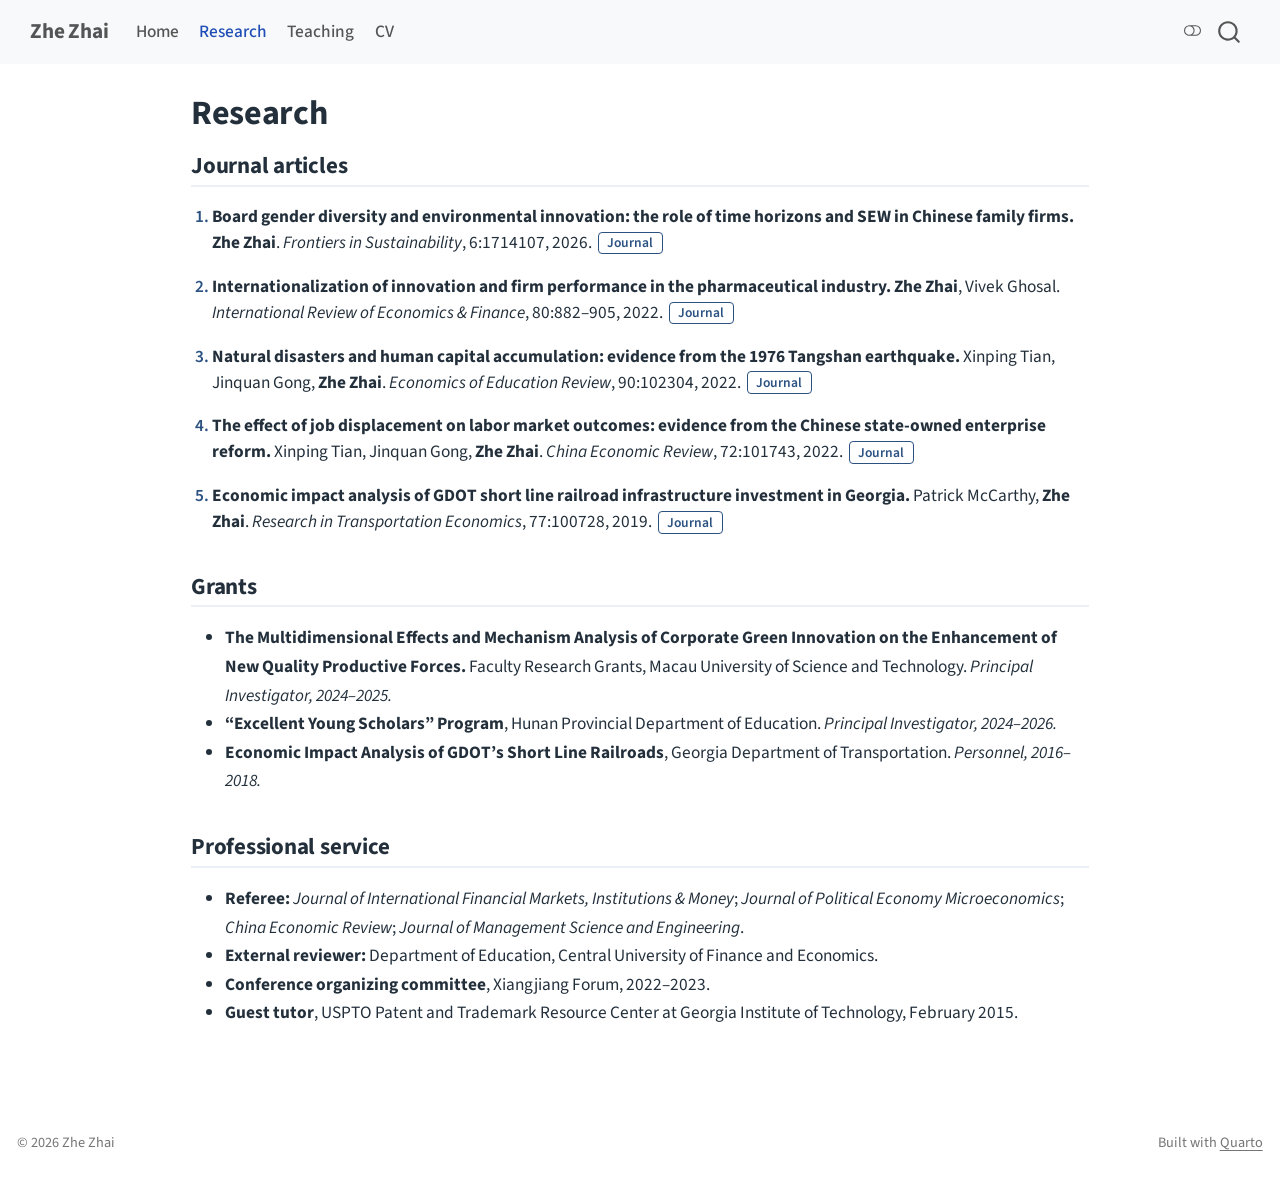
<file: research.html>
<!DOCTYPE html>
<html xmlns="http://www.w3.org/1999/xhtml" lang="en" xml:lang="en"><head>

<meta charset="utf-8">
<meta name="generator" content="quarto-1.9.38">

<meta name="viewport" content="width=device-width, initial-scale=1.0, user-scalable=yes">


<title>Research – Zhe Zhai</title>
<style>
/* Default styles provided by pandoc.
** See https://pandoc.org/MANUAL.html#variables-for-html for config info.
*/
code{white-space: pre-wrap;}
span.smallcaps{font-variant: small-caps;}
div.columns{display: flex; gap: min(4vw, 1.5em);}
div.column{flex: auto; overflow-x: auto;}
div.hanging-indent{margin-left: 1.5em; text-indent: -1.5em;}
ul.task-list{list-style: none;}
ul.task-list li input[type="checkbox"] {
  width: 0.8em;
  margin: 0 0.8em 0.2em -1em; /* quarto-specific, see https://github.com/quarto-dev/quarto-cli/issues/4556 */ 
  vertical-align: middle;
}
</style>


<script src="site_libs/quarto-nav/quarto-nav.js"></script>
<script src="site_libs/quarto-nav/headroom.min.js"></script>
<script src="site_libs/clipboard/clipboard.min.js"></script>
<script src="site_libs/quarto-search/autocomplete.umd.js"></script>
<script src="site_libs/quarto-search/fuse.min.js"></script>
<script src="site_libs/quarto-search/quarto-search.js"></script>
<meta name="quarto:offset" content="./">
<link href="./favicon.svg" rel="icon" type="image/svg+xml">
<script src="site_libs/quarto-html/quarto.js" type="module"></script>
<script src="site_libs/quarto-html/tabsets/tabsets.js" type="module"></script>
<script src="site_libs/quarto-html/popper.min.js"></script>
<script src="site_libs/quarto-html/tippy.umd.min.js"></script>
<link href="site_libs/quarto-html/tippy.css" rel="stylesheet">
<link href="site_libs/quarto-html/quarto-syntax-highlighting-15634bcf2e68342d4ad2dfa704d543f6.css" rel="stylesheet" class="quarto-color-scheme" id="quarto-text-highlighting-styles">
<link href="site_libs/quarto-html/quarto-syntax-highlighting-dark-0a6b7249c26820e032cb0bd839ff02b1.css" rel="stylesheet" class="quarto-color-scheme quarto-color-alternate" id="quarto-text-highlighting-styles">
<link href="site_libs/quarto-html/quarto-syntax-highlighting-15634bcf2e68342d4ad2dfa704d543f6.css" rel="stylesheet" class="quarto-color-scheme-extra" id="quarto-text-highlighting-styles">
<script src="site_libs/bootstrap/bootstrap.min.js"></script>
<link href="site_libs/bootstrap/bootstrap-icons.css" rel="stylesheet">
<link href="site_libs/bootstrap/bootstrap-bce7755c393caee252ea0e357b7c24b8.min.css" rel="stylesheet" append-hash="true" class="quarto-color-scheme" id="quarto-bootstrap" data-mode="light">
<link href="site_libs/bootstrap/bootstrap-dark-2f73d2571ce570e6680d6927af91118c.min.css" rel="stylesheet" append-hash="true" class="quarto-color-scheme quarto-color-alternate" id="quarto-bootstrap" data-mode="dark">
<link href="site_libs/bootstrap/bootstrap-bce7755c393caee252ea0e357b7c24b8.min.css" rel="stylesheet" append-hash="true" class="quarto-color-scheme-extra" id="quarto-bootstrap" data-mode="light">
<script id="quarto-search-options" type="application/json">{
  "location": "navbar",
  "copy-button": false,
  "collapse-after": 3,
  "panel-placement": "end",
  "type": "overlay",
  "limit": 50,
  "keyboard-shortcut": [
    "f",
    "/",
    "s"
  ],
  "show-item-context": false,
  "language": {
    "search-no-results-text": "No results",
    "search-matching-documents-text": "matching documents",
    "search-copy-link-title": "Copy link to search",
    "search-hide-matches-text": "Hide additional matches",
    "search-more-match-text": "more match in this document",
    "search-more-matches-text": "more matches in this document",
    "search-clear-button-title": "Clear",
    "search-text-placeholder": "",
    "search-detached-cancel-button-title": "Cancel",
    "search-submit-button-title": "Submit",
    "search-label": "Search"
  }
}</script>


<link rel="stylesheet" href="styles.css">
<meta property="og:title" content="Research – Zhe Zhai">
<meta property="og:image" content="https://carrie-zz.github.io/profile.jpg">
<meta property="og:site_name" content="Zhe Zhai">
<meta name="twitter:title" content="Research – Zhe Zhai">
<meta name="twitter:image" content="https://carrie-zz.github.io/profile.jpg">
<meta name="twitter:card" content="summary">
</head>

<body class="nav-fixed fullcontent quarto-light"><script id="quarto-html-before-body" type="application/javascript">
    const toggleBodyColorMode = (bsSheetEl) => {
      const mode = bsSheetEl.getAttribute("data-mode");
      const bodyEl = window.document.querySelector("body");
      if (mode === "dark") {
        bodyEl.classList.add("quarto-dark");
        bodyEl.classList.remove("quarto-light");
      } else {
        bodyEl.classList.add("quarto-light");
        bodyEl.classList.remove("quarto-dark");
      }
    }
    const toggleBodyColorPrimary = () => {
      const bsSheetEl = window.document.querySelector("link#quarto-bootstrap:not([rel=disabled-stylesheet])");
      if (bsSheetEl) {
        toggleBodyColorMode(bsSheetEl);
      }
    }
    const setColorSchemeToggle = (alternate) => {
      const toggles = window.document.querySelectorAll('.quarto-color-scheme-toggle');
      for (let i=0; i < toggles.length; i++) {
        const toggle = toggles[i];
        if (toggle) {
          if (alternate) {
            toggle.classList.add("alternate");
          } else {
            toggle.classList.remove("alternate");
          }
        }
      }
    };
    const toggleColorMode = (alternate) => {
      // Switch the stylesheets
      const primaryStylesheets = window.document.querySelectorAll('link.quarto-color-scheme:not(.quarto-color-alternate)');
      const alternateStylesheets = window.document.querySelectorAll('link.quarto-color-scheme.quarto-color-alternate');
      manageTransitions('#quarto-margin-sidebar .nav-link', false);
      if (alternate) {
        // note: dark is layered on light, we don't disable primary!
        enableStylesheet(alternateStylesheets);
        for (const sheetNode of alternateStylesheets) {
          if (sheetNode.id === "quarto-bootstrap") {
            toggleBodyColorMode(sheetNode);
          }
        }
      } else {
        disableStylesheet(alternateStylesheets);
        enableStylesheet(primaryStylesheets)
        toggleBodyColorPrimary();
      }
      manageTransitions('#quarto-margin-sidebar .nav-link', true);
      // Switch the toggles
      setColorSchemeToggle(alternate)
      // Hack to workaround the fact that safari doesn't
      // properly recolor the scrollbar when toggling (#1455)
      if (navigator.userAgent.indexOf('Safari') > 0 && navigator.userAgent.indexOf('Chrome') == -1) {
        manageTransitions("body", false);
        window.scrollTo(0, 1);
        setTimeout(() => {
          window.scrollTo(0, 0);
          manageTransitions("body", true);
        }, 40);
      }
    }
    const disableStylesheet = (stylesheets) => {
      for (let i=0; i < stylesheets.length; i++) {
        const stylesheet = stylesheets[i];
        stylesheet.rel = 'disabled-stylesheet';
      }
    }
    const enableStylesheet = (stylesheets) => {
      for (let i=0; i < stylesheets.length; i++) {
        const stylesheet = stylesheets[i];
        if(stylesheet.rel !== 'stylesheet') { // for Chrome, which will still FOUC without this check
          stylesheet.rel = 'stylesheet';
        }
      }
    }
    const manageTransitions = (selector, allowTransitions) => {
      const els = window.document.querySelectorAll(selector);
      for (let i=0; i < els.length; i++) {
        const el = els[i];
        if (allowTransitions) {
          el.classList.remove('notransition');
        } else {
          el.classList.add('notransition');
        }
      }
    }
    const isFileUrl = () => {
      return window.location.protocol === 'file:';
    }
    const hasAlternateSentinel = () => {
      let styleSentinel = getColorSchemeSentinel();
      if (styleSentinel !== null) {
        return styleSentinel === "alternate";
      } else {
        return false;
      }
    }
    const setStyleSentinel = (alternate) => {
      const value = alternate ? "alternate" : "default";
      if (!isFileUrl()) {
        window.localStorage.setItem("quarto-color-scheme", value);
      } else {
        localAlternateSentinel = value;
      }
    }
    const getColorSchemeSentinel = () => {
      if (!isFileUrl()) {
        const storageValue = window.localStorage.getItem("quarto-color-scheme");
        return storageValue != null ? storageValue : localAlternateSentinel;
      } else {
        return localAlternateSentinel;
      }
    }
    const toggleGiscusIfUsed = (isAlternate, darkModeDefault) => {
      const baseTheme = document.querySelector('#giscus-base-theme')?.value ?? 'light';
      const alternateTheme = document.querySelector('#giscus-alt-theme')?.value ?? 'dark';
      let newTheme = '';
      if(authorPrefersDark) {
        newTheme = isAlternate ? baseTheme : alternateTheme;
      } else {
        newTheme = isAlternate ? alternateTheme : baseTheme;
      }
      const changeGiscusTheme = () => {
        // From: https://github.com/giscus/giscus/issues/336
        const sendMessage = (message) => {
          const iframe = document.querySelector('iframe.giscus-frame');
          if (!iframe) return;
          iframe.contentWindow.postMessage({ giscus: message }, 'https://giscus.app');
        }
        sendMessage({
          setConfig: {
            theme: newTheme
          }
        });
      }
      const isGiscussLoaded = window.document.querySelector('iframe.giscus-frame') !== null;
      if (isGiscussLoaded) {
        changeGiscusTheme();
      }
    };
    const authorPrefersDark = false;
    const darkModeDefault = authorPrefersDark;
      document.querySelector('link#quarto-text-highlighting-styles.quarto-color-scheme-extra').rel = 'disabled-stylesheet';
      document.querySelector('link#quarto-bootstrap.quarto-color-scheme-extra').rel = 'disabled-stylesheet';
    let localAlternateSentinel = darkModeDefault ? 'alternate' : 'default';
    // Dark / light mode switch
    window.quartoToggleColorScheme = () => {
      // Read the current dark / light value
      let toAlternate = !hasAlternateSentinel();
      toggleColorMode(toAlternate);
      setStyleSentinel(toAlternate);
      toggleGiscusIfUsed(toAlternate, darkModeDefault);
      window.dispatchEvent(new Event('resize'));
    };
    // Switch to dark mode if need be
    if (hasAlternateSentinel()) {
      toggleColorMode(true);
    } else {
      toggleColorMode(false);
    }
  </script>

<div id="quarto-search-results"></div>
  <header id="quarto-header" class="headroom fixed-top">
    <nav class="navbar navbar-expand-lg " data-bs-theme="dark">
      <div class="navbar-container container-fluid">
      <div class="navbar-brand-container mx-auto">
    <a class="navbar-brand" href="./index.html">
    <span class="navbar-title">Zhe Zhai</span>
    </a>
  </div>
            <div id="quarto-search" class="" title="Search"></div>
          <button class="navbar-toggler" type="button" data-bs-toggle="collapse" data-bs-target="#navbarCollapse" aria-controls="navbarCollapse" role="menu" aria-expanded="false" aria-label="Toggle navigation" onclick="if (window.quartoToggleHeadroom) { window.quartoToggleHeadroom(); }">
  <span class="navbar-toggler-icon"></span>
</button>
          <div class="collapse navbar-collapse" id="navbarCollapse">
            <ul class="navbar-nav navbar-nav-scroll me-auto">
  <li class="nav-item">
    <a class="nav-link" href="./index.html"> 
<span class="menu-text">Home</span></a>
  </li>  
  <li class="nav-item">
    <a class="nav-link active" href="./research.html" aria-current="page"> 
<span class="menu-text">Research</span></a>
  </li>  
  <li class="nav-item">
    <a class="nav-link" href="./teaching.html"> 
<span class="menu-text">Teaching</span></a>
  </li>  
  <li class="nav-item">
    <a class="nav-link" href="./cv.pdf" target="_blank"> 
<span class="menu-text">CV</span></a>
  </li>  
</ul>
          </div> <!-- /navcollapse -->
            <div class="quarto-navbar-tools">
  <a href="" class="quarto-color-scheme-toggle quarto-navigation-tool  px-1" onclick="window.quartoToggleColorScheme(); return false;" title="Toggle dark mode"><i class="bi"></i></a>
</div>
      </div> <!-- /container-fluid -->
    </nav>
</header>
<!-- content -->
<div id="quarto-content" class="quarto-container page-columns page-rows-contents page-layout-article page-navbar">
<!-- sidebar -->
<!-- margin-sidebar -->
    
<!-- main -->
<main class="content" id="quarto-document-content">


<header id="title-block-header" class="quarto-title-block default">
<div class="quarto-title">
<h1 class="title">Research</h1>
</div>



<div class="quarto-title-meta">

    
  
    
  </div>
  


</header>


<section id="journal-articles" class="level2">
<h2 data-anchor-id="journal-articles">Journal articles</h2>
<div class="pub-list">
<ol type="1">
<li><p><strong>Board gender diversity and environmental innovation: the role of time horizons and SEW in Chinese family firms.</strong> <strong>Zhe Zhai</strong>. <em>Frontiers in Sustainability</em>, 6:1714107, 2026. <a href="https://doi.org/10.3389/frsus.2025.1714107" class="pub-link">Journal</a></p></li>
<li><p><strong>Internationalization of innovation and firm performance in the pharmaceutical industry.</strong> <strong>Zhe Zhai</strong>, Vivek Ghosal. <em>International Review of Economics &amp; Finance</em>, 80:882–905, 2022. <a href="https://doi.org/10.1016/j.iref.2022.02.058" class="pub-link">Journal</a></p></li>
<li><p><strong>Natural disasters and human capital accumulation: evidence from the 1976 Tangshan earthquake.</strong> Xinping Tian, Jinquan Gong, <strong>Zhe Zhai</strong>. <em>Economics of Education Review</em>, 90:102304, 2022. <a href="https://doi.org/10.1016/j.econedurev.2022.102304" class="pub-link">Journal</a></p></li>
<li><p><strong>The effect of job displacement on labor market outcomes: evidence from the Chinese state-owned enterprise reform.</strong> Xinping Tian, Jinquan Gong, <strong>Zhe Zhai</strong>. <em>China Economic Review</em>, 72:101743, 2022. <a href="https://doi.org/10.1016/j.chieco.2022.101743" class="pub-link">Journal</a></p></li>
<li><p><strong>Economic impact analysis of GDOT short line railroad infrastructure investment in Georgia.</strong> Patrick McCarthy, <strong>Zhe Zhai</strong>. <em>Research in Transportation Economics</em>, 77:100728, 2019. <a href="https://doi.org/10.1016/j.retrec.2019.05.001" class="pub-link">Journal</a></p></li>
</ol>
</div>
</section>
<section id="grants" class="level2">
<h2 data-anchor-id="grants">Grants</h2>
<ul>
<li><strong>The Multidimensional Effects and Mechanism Analysis of Corporate Green Innovation on the Enhancement of New Quality Productive Forces.</strong> Faculty Research Grants, Macau University of Science and Technology. <em>Principal Investigator, 2024–2025.</em></li>
<li><strong>“Excellent Young Scholars” Program</strong>, Hunan Provincial Department of Education. <em>Principal Investigator, 2024–2026.</em></li>
<li><strong>Economic Impact Analysis of GDOT’s Short Line Railroads</strong>, Georgia Department of Transportation. <em>Personnel, 2016–2018.</em></li>
</ul>
</section>
<section id="professional-service" class="level2">
<h2 data-anchor-id="professional-service">Professional service</h2>
<ul>
<li><strong>Referee:</strong> <em>Journal of International Financial Markets, Institutions &amp; Money</em>; <em>Journal of Political Economy Microeconomics</em>; <em>China Economic Review</em>; <em>Journal of Management Science and Engineering</em>.</li>
<li><strong>External reviewer:</strong> Department of Education, Central University of Finance and Economics.</li>
<li><strong>Conference organizing committee</strong>, Xiangjiang Forum, 2022–2023.</li>
<li><strong>Guest tutor</strong>, USPTO Patent and Trademark Resource Center at Georgia Institute of Technology, February 2015.</li>
</ul>


</section>

</main> <!-- /main -->
<script id="quarto-html-after-body" type="application/javascript">
  window.document.addEventListener("DOMContentLoaded", function (event) {
    // Ensure there is a toggle, if there isn't float one in the top right
    if (window.document.querySelector('.quarto-color-scheme-toggle') === null) {
      const a = window.document.createElement('a');
      a.classList.add('top-right');
      a.classList.add('quarto-color-scheme-toggle');
      a.href = "";
      a.onclick = function() { try { window.quartoToggleColorScheme(); } catch {} return false; };
      const i = window.document.createElement("i");
      i.classList.add('bi');
      a.appendChild(i);
      window.document.body.appendChild(a);
    }
    setColorSchemeToggle(hasAlternateSentinel())
    const isCodeAnnotation = (el) => {
      for (const clz of el.classList) {
        if (clz.startsWith('code-annotation-')) {                     
          return true;
        }
      }
      return false;
    }
    const onCopySuccess = function(e) {
      // button target
      const button = e.trigger;
      // don't keep focus
      button.blur();
      // flash "checked"
      button.classList.add('code-copy-button-checked');
      var currentTitle = button.getAttribute("title");
      button.setAttribute("title", "Copied!");
      let tooltip;
      if (window.bootstrap) {
        button.setAttribute("data-bs-toggle", "tooltip");
        button.setAttribute("data-bs-placement", "left");
        button.setAttribute("data-bs-title", "Copied!");
        tooltip = new bootstrap.Tooltip(button, 
          { trigger: "manual", 
            customClass: "code-copy-button-tooltip",
            offset: [0, -8]});
        tooltip.show();    
      }
      setTimeout(function() {
        if (tooltip) {
          tooltip.hide();
          button.removeAttribute("data-bs-title");
          button.removeAttribute("data-bs-toggle");
          button.removeAttribute("data-bs-placement");
        }
        button.setAttribute("title", currentTitle);
        button.classList.remove('code-copy-button-checked');
      }, 1000);
      // clear code selection
      e.clearSelection();
    }
    const getTextToCopy = function(trigger) {
      const outerScaffold = trigger.parentElement.cloneNode(true);
      const codeEl = outerScaffold.querySelector('code');
      for (const childEl of codeEl.children) {
        if (isCodeAnnotation(childEl)) {
          childEl.remove();
        }
      }
      return codeEl.innerText;
    }
    const clipboard = new window.ClipboardJS('.code-copy-button:not([data-in-quarto-modal])', {
      text: getTextToCopy
    });
    clipboard.on('success', onCopySuccess);
    if (window.document.getElementById('quarto-embedded-source-code-modal')) {
      const clipboardModal = new window.ClipboardJS('.code-copy-button[data-in-quarto-modal]', {
        text: getTextToCopy,
        container: window.document.getElementById('quarto-embedded-source-code-modal')
      });
      clipboardModal.on('success', onCopySuccess);
    }
      var localhostRegex = new RegExp(/^(?:http|https):\/\/localhost\:?[0-9]*\//);
      var mailtoRegex = new RegExp(/^mailto:/);
        var filterRegex = new RegExp("https:\/\/carrie-zz\.github\.io\/");
      var isInternal = (href) => {
          return filterRegex.test(href) || localhostRegex.test(href) || mailtoRegex.test(href);
      }
      // Inspect non-navigation links and adorn them if external
     var links = window.document.querySelectorAll('a[href]:not(.nav-link):not(.navbar-brand):not(.toc-action):not(.sidebar-link):not(.sidebar-item-toggle):not(.pagination-link):not(.no-external):not([aria-hidden]):not(.dropdown-item):not(.quarto-navigation-tool):not(.about-link)');
      for (var i=0; i<links.length; i++) {
        const link = links[i];
        if (!isInternal(link.href)) {
          // undo the damage that might have been done by quarto-nav.js in the case of
          // links that we want to consider external
          if (link.dataset.originalHref !== undefined) {
            link.href = link.dataset.originalHref;
          }
        }
      }
    function tippyHover(el, contentFn, onTriggerFn, onUntriggerFn) {
      const config = {
        allowHTML: true,
        maxWidth: 500,
        delay: 100,
        arrow: false,
        appendTo: function(el) {
            return el.parentElement;
        },
        interactive: true,
        interactiveBorder: 10,
        theme: 'quarto',
        placement: 'bottom-start',
      };
      if (contentFn) {
        config.content = contentFn;
      }
      if (onTriggerFn) {
        config.onTrigger = onTriggerFn;
      }
      if (onUntriggerFn) {
        config.onUntrigger = onUntriggerFn;
      }
      window.tippy(el, config); 
    }
    const noterefs = window.document.querySelectorAll('a[role="doc-noteref"]');
    for (var i=0; i<noterefs.length; i++) {
      const ref = noterefs[i];
      tippyHover(ref, function() {
        // use id or data attribute instead here
        let href = ref.getAttribute('data-footnote-href') || ref.getAttribute('href');
        try { href = new URL(href).hash; } catch {}
        const id = href.replace(/^#\/?/, "");
        const note = window.document.getElementById(id);
        if (note) {
          return note.innerHTML;
        } else {
          return "";
        }
      });
    }
    const xrefs = window.document.querySelectorAll('a.quarto-xref');
    const processXRef = (id, note) => {
      // Strip column container classes
      const stripColumnClz = (el) => {
        el.classList.remove("page-full", "page-columns");
        if (el.children) {
          for (const child of el.children) {
            stripColumnClz(child);
          }
        }
      }
      stripColumnClz(note)
      if (id === null || id.startsWith('sec-')) {
        // Special case sections, only their first couple elements
        const container = document.createElement("div");
        if (note.children && note.children.length > 2) {
          container.appendChild(note.children[0].cloneNode(true));
          for (let i = 1; i < note.children.length; i++) {
            const child = note.children[i];
            if (child.tagName === "P" && child.innerText === "") {
              continue;
            } else {
              container.appendChild(child.cloneNode(true));
              break;
            }
          }
          if (window.Quarto?.typesetMath) {
            window.Quarto.typesetMath(container);
          }
          return container.innerHTML
        } else {
          if (window.Quarto?.typesetMath) {
            window.Quarto.typesetMath(note);
          }
          return note.innerHTML;
        }
      } else {
        // Remove any anchor links if they are present
        const anchorLink = note.querySelector('a.anchorjs-link');
        if (anchorLink) {
          anchorLink.remove();
        }
        if (window.Quarto?.typesetMath) {
          window.Quarto.typesetMath(note);
        }
        if (note.classList.contains("callout")) {
          return note.outerHTML;
        } else {
          return note.innerHTML;
        }
      }
    }
    for (var i=0; i<xrefs.length; i++) {
      const xref = xrefs[i];
      tippyHover(xref, undefined, function(instance) {
        instance.disable();
        let url = xref.getAttribute('href');
        let hash = undefined; 
        if (url.startsWith('#')) {
          hash = url;
        } else {
          try { hash = new URL(url).hash; } catch {}
        }
        if (hash) {
          const id = hash.replace(/^#\/?/, "");
          const note = window.document.getElementById(id);
          if (note !== null) {
            try {
              const html = processXRef(id, note.cloneNode(true));
              instance.setContent(html);
            } finally {
              instance.enable();
              instance.show();
            }
          } else {
            // See if we can fetch this
            fetch(url.split('#')[0])
            .then(res => res.text())
            .then(html => {
              const parser = new DOMParser();
              const htmlDoc = parser.parseFromString(html, "text/html");
              const note = htmlDoc.getElementById(id);
              if (note !== null) {
                const html = processXRef(id, note);
                instance.setContent(html);
              } 
            }).finally(() => {
              instance.enable();
              instance.show();
            });
          }
        } else {
          // See if we can fetch a full url (with no hash to target)
          // This is a special case and we should probably do some content thinning / targeting
          fetch(url)
          .then(res => res.text())
          .then(html => {
            const parser = new DOMParser();
            const htmlDoc = parser.parseFromString(html, "text/html");
            const note = htmlDoc.querySelector('main.content');
            if (note !== null) {
              // This should only happen for chapter cross references
              // (since there is no id in the URL)
              // remove the first header
              if (note.children.length > 0 && note.children[0].tagName === "HEADER") {
                note.children[0].remove();
              }
              const html = processXRef(null, note);
              instance.setContent(html);
            } 
          }).finally(() => {
            instance.enable();
            instance.show();
          });
        }
      }, function(instance) {
      });
    }
        let selectedAnnoteEl;
        const selectorForAnnotation = ( cell, annotation) => {
          let cellAttr = 'data-code-cell="' + cell + '"';
          let lineAttr = 'data-code-annotation="' +  annotation + '"';
          const selector = 'span[' + cellAttr + '][' + lineAttr + ']';
          return selector;
        }
        const selectCodeLines = (annoteEl) => {
          const doc = window.document;
          const targetCell = annoteEl.getAttribute("data-target-cell");
          const targetAnnotation = annoteEl.getAttribute("data-target-annotation");
          const annoteSpan = window.document.querySelector(selectorForAnnotation(targetCell, targetAnnotation));
          const lines = annoteSpan.getAttribute("data-code-lines").split(",");
          const lineIds = lines.map((line) => {
            return targetCell + "-" + line;
          })
          let top = null;
          let height = null;
          let parent = null;
          if (lineIds.length > 0) {
              //compute the position of the single el (top and bottom and make a div)
              const el = window.document.getElementById(lineIds[0]);
              top = el.offsetTop;
              height = el.offsetHeight;
              parent = el.parentElement.parentElement;
            if (lineIds.length > 1) {
              const lastEl = window.document.getElementById(lineIds[lineIds.length - 1]);
              const bottom = lastEl.offsetTop + lastEl.offsetHeight;
              height = bottom - top;
            }
            if (top !== null && height !== null && parent !== null) {
              // cook up a div (if necessary) and position it 
              let div = window.document.getElementById("code-annotation-line-highlight");
              if (div === null) {
                div = window.document.createElement("div");
                div.setAttribute("id", "code-annotation-line-highlight");
                div.style.position = 'absolute';
                parent.appendChild(div);
              }
              div.style.top = top - 2 + "px";
              div.style.height = height + 4 + "px";
              div.style.left = 0;
              let gutterDiv = window.document.getElementById("code-annotation-line-highlight-gutter");
              if (gutterDiv === null) {
                gutterDiv = window.document.createElement("div");
                gutterDiv.setAttribute("id", "code-annotation-line-highlight-gutter");
                gutterDiv.style.position = 'absolute';
                const codeCell = window.document.getElementById(targetCell);
                const gutter = codeCell.querySelector('.code-annotation-gutter');
                gutter.appendChild(gutterDiv);
              }
              gutterDiv.style.top = top - 2 + "px";
              gutterDiv.style.height = height + 4 + "px";
            }
            selectedAnnoteEl = annoteEl;
          }
        };
        const unselectCodeLines = () => {
          const elementsIds = ["code-annotation-line-highlight", "code-annotation-line-highlight-gutter"];
          elementsIds.forEach((elId) => {
            const div = window.document.getElementById(elId);
            if (div) {
              div.remove();
            }
          });
          selectedAnnoteEl = undefined;
        };
          // Handle positioning of the toggle
      window.addEventListener(
        "resize",
        throttle(() => {
          elRect = undefined;
          if (selectedAnnoteEl) {
            selectCodeLines(selectedAnnoteEl);
          }
        }, 10)
      );
      function throttle(fn, ms) {
      let throttle = false;
      let timer;
        return (...args) => {
          if(!throttle) { // first call gets through
              fn.apply(this, args);
              throttle = true;
          } else { // all the others get throttled
              if(timer) clearTimeout(timer); // cancel #2
              timer = setTimeout(() => {
                fn.apply(this, args);
                timer = throttle = false;
              }, ms);
          }
        };
      }
        // Attach click handler to the DT
        const annoteDls = window.document.querySelectorAll('dt[data-target-cell]');
        for (const annoteDlNode of annoteDls) {
          annoteDlNode.addEventListener('click', (event) => {
            const clickedEl = event.target;
            if (clickedEl !== selectedAnnoteEl) {
              unselectCodeLines();
              const activeEl = window.document.querySelector('dt[data-target-cell].code-annotation-active');
              if (activeEl) {
                activeEl.classList.remove('code-annotation-active');
              }
              selectCodeLines(clickedEl);
              clickedEl.classList.add('code-annotation-active');
            } else {
              // Unselect the line
              unselectCodeLines();
              clickedEl.classList.remove('code-annotation-active');
            }
          });
        }
    const findCites = (el) => {
      const parentEl = el.parentElement;
      if (parentEl) {
        const cites = parentEl.dataset.cites;
        if (cites) {
          return {
            el,
            cites: cites.split(' ')
          };
        } else {
          return findCites(el.parentElement)
        }
      } else {
        return undefined;
      }
    };
    var bibliorefs = window.document.querySelectorAll('a[role="doc-biblioref"]');
    for (var i=0; i<bibliorefs.length; i++) {
      const ref = bibliorefs[i];
      const citeInfo = findCites(ref);
      if (citeInfo) {
        tippyHover(citeInfo.el, function() {
          var popup = window.document.createElement('div');
          citeInfo.cites.forEach(function(cite) {
            var citeDiv = window.document.createElement('div');
            citeDiv.classList.add('hanging-indent');
            citeDiv.classList.add('csl-entry');
            var biblioDiv = window.document.getElementById('ref-' + cite);
            if (biblioDiv) {
              citeDiv.innerHTML = biblioDiv.innerHTML;
            }
            popup.appendChild(citeDiv);
          });
          return popup.innerHTML;
        });
      }
    }
  });
  </script>
</div> <!-- /content -->
<footer class="footer">
  <div class="nav-footer">
    <div class="nav-footer-left">
<p>© 2026 Zhe Zhai</p>
</div>   
    <div class="nav-footer-center">
      &nbsp;
    </div>
    <div class="nav-footer-right">
<p>Built with <a href="https://quarto.org">Quarto</a></p>
</div>
  </div>
</footer>




</body></html>
</file>
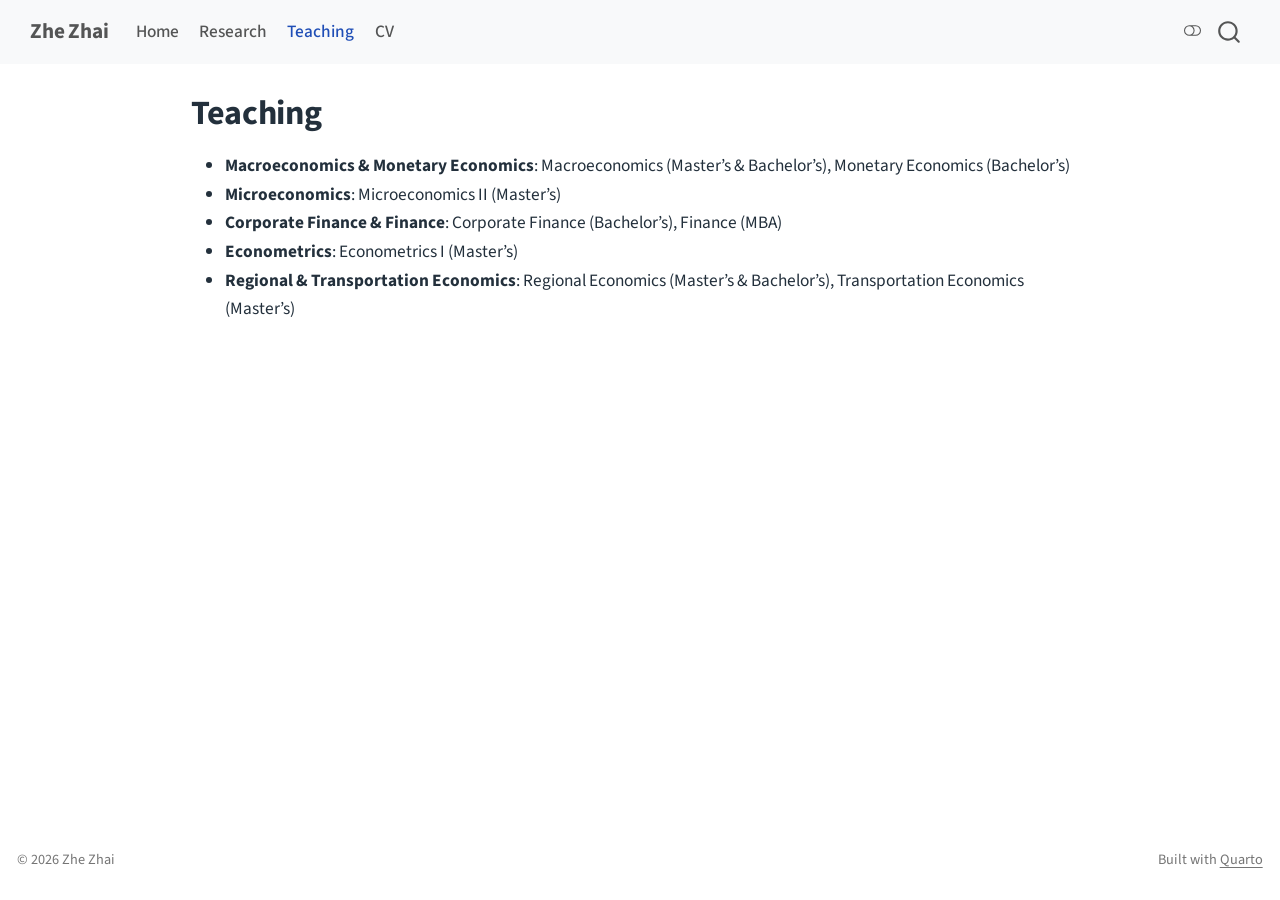
<file: teaching.html>
<!DOCTYPE html>
<html xmlns="http://www.w3.org/1999/xhtml" lang="en" xml:lang="en"><head>

<meta charset="utf-8">
<meta name="generator" content="quarto-1.9.38">

<meta name="viewport" content="width=device-width, initial-scale=1.0, user-scalable=yes">


<title>Teaching – Zhe Zhai</title>
<style>
/* Default styles provided by pandoc.
** See https://pandoc.org/MANUAL.html#variables-for-html for config info.
*/
code{white-space: pre-wrap;}
span.smallcaps{font-variant: small-caps;}
div.columns{display: flex; gap: min(4vw, 1.5em);}
div.column{flex: auto; overflow-x: auto;}
div.hanging-indent{margin-left: 1.5em; text-indent: -1.5em;}
ul.task-list{list-style: none;}
ul.task-list li input[type="checkbox"] {
  width: 0.8em;
  margin: 0 0.8em 0.2em -1em; /* quarto-specific, see https://github.com/quarto-dev/quarto-cli/issues/4556 */ 
  vertical-align: middle;
}
</style>


<script src="site_libs/quarto-nav/quarto-nav.js"></script>
<script src="site_libs/quarto-nav/headroom.min.js"></script>
<script src="site_libs/clipboard/clipboard.min.js"></script>
<script src="site_libs/quarto-search/autocomplete.umd.js"></script>
<script src="site_libs/quarto-search/fuse.min.js"></script>
<script src="site_libs/quarto-search/quarto-search.js"></script>
<meta name="quarto:offset" content="./">
<link href="./favicon.svg" rel="icon" type="image/svg+xml">
<script src="site_libs/quarto-html/quarto.js" type="module"></script>
<script src="site_libs/quarto-html/tabsets/tabsets.js" type="module"></script>
<script src="site_libs/quarto-html/popper.min.js"></script>
<script src="site_libs/quarto-html/tippy.umd.min.js"></script>
<link href="site_libs/quarto-html/tippy.css" rel="stylesheet">
<link href="site_libs/quarto-html/quarto-syntax-highlighting-15634bcf2e68342d4ad2dfa704d543f6.css" rel="stylesheet" class="quarto-color-scheme" id="quarto-text-highlighting-styles">
<link href="site_libs/quarto-html/quarto-syntax-highlighting-dark-0a6b7249c26820e032cb0bd839ff02b1.css" rel="stylesheet" class="quarto-color-scheme quarto-color-alternate" id="quarto-text-highlighting-styles">
<link href="site_libs/quarto-html/quarto-syntax-highlighting-15634bcf2e68342d4ad2dfa704d543f6.css" rel="stylesheet" class="quarto-color-scheme-extra" id="quarto-text-highlighting-styles">
<script src="site_libs/bootstrap/bootstrap.min.js"></script>
<link href="site_libs/bootstrap/bootstrap-icons.css" rel="stylesheet">
<link href="site_libs/bootstrap/bootstrap-bce7755c393caee252ea0e357b7c24b8.min.css" rel="stylesheet" append-hash="true" class="quarto-color-scheme" id="quarto-bootstrap" data-mode="light">
<link href="site_libs/bootstrap/bootstrap-dark-2f73d2571ce570e6680d6927af91118c.min.css" rel="stylesheet" append-hash="true" class="quarto-color-scheme quarto-color-alternate" id="quarto-bootstrap" data-mode="dark">
<link href="site_libs/bootstrap/bootstrap-bce7755c393caee252ea0e357b7c24b8.min.css" rel="stylesheet" append-hash="true" class="quarto-color-scheme-extra" id="quarto-bootstrap" data-mode="light">
<script id="quarto-search-options" type="application/json">{
  "location": "navbar",
  "copy-button": false,
  "collapse-after": 3,
  "panel-placement": "end",
  "type": "overlay",
  "limit": 50,
  "keyboard-shortcut": [
    "f",
    "/",
    "s"
  ],
  "show-item-context": false,
  "language": {
    "search-no-results-text": "No results",
    "search-matching-documents-text": "matching documents",
    "search-copy-link-title": "Copy link to search",
    "search-hide-matches-text": "Hide additional matches",
    "search-more-match-text": "more match in this document",
    "search-more-matches-text": "more matches in this document",
    "search-clear-button-title": "Clear",
    "search-text-placeholder": "",
    "search-detached-cancel-button-title": "Cancel",
    "search-submit-button-title": "Submit",
    "search-label": "Search"
  }
}</script>


<link rel="stylesheet" href="styles.css">
<meta property="og:title" content="Teaching – Zhe Zhai">
<meta property="og:image" content="https://carrie-zz.github.io/profile.jpg">
<meta property="og:site_name" content="Zhe Zhai">
<meta name="twitter:title" content="Teaching – Zhe Zhai">
<meta name="twitter:image" content="https://carrie-zz.github.io/profile.jpg">
<meta name="twitter:card" content="summary">
</head>

<body class="nav-fixed fullcontent quarto-light"><script id="quarto-html-before-body" type="application/javascript">
    const toggleBodyColorMode = (bsSheetEl) => {
      const mode = bsSheetEl.getAttribute("data-mode");
      const bodyEl = window.document.querySelector("body");
      if (mode === "dark") {
        bodyEl.classList.add("quarto-dark");
        bodyEl.classList.remove("quarto-light");
      } else {
        bodyEl.classList.add("quarto-light");
        bodyEl.classList.remove("quarto-dark");
      }
    }
    const toggleBodyColorPrimary = () => {
      const bsSheetEl = window.document.querySelector("link#quarto-bootstrap:not([rel=disabled-stylesheet])");
      if (bsSheetEl) {
        toggleBodyColorMode(bsSheetEl);
      }
    }
    const setColorSchemeToggle = (alternate) => {
      const toggles = window.document.querySelectorAll('.quarto-color-scheme-toggle');
      for (let i=0; i < toggles.length; i++) {
        const toggle = toggles[i];
        if (toggle) {
          if (alternate) {
            toggle.classList.add("alternate");
          } else {
            toggle.classList.remove("alternate");
          }
        }
      }
    };
    const toggleColorMode = (alternate) => {
      // Switch the stylesheets
      const primaryStylesheets = window.document.querySelectorAll('link.quarto-color-scheme:not(.quarto-color-alternate)');
      const alternateStylesheets = window.document.querySelectorAll('link.quarto-color-scheme.quarto-color-alternate');
      manageTransitions('#quarto-margin-sidebar .nav-link', false);
      if (alternate) {
        // note: dark is layered on light, we don't disable primary!
        enableStylesheet(alternateStylesheets);
        for (const sheetNode of alternateStylesheets) {
          if (sheetNode.id === "quarto-bootstrap") {
            toggleBodyColorMode(sheetNode);
          }
        }
      } else {
        disableStylesheet(alternateStylesheets);
        enableStylesheet(primaryStylesheets)
        toggleBodyColorPrimary();
      }
      manageTransitions('#quarto-margin-sidebar .nav-link', true);
      // Switch the toggles
      setColorSchemeToggle(alternate)
      // Hack to workaround the fact that safari doesn't
      // properly recolor the scrollbar when toggling (#1455)
      if (navigator.userAgent.indexOf('Safari') > 0 && navigator.userAgent.indexOf('Chrome') == -1) {
        manageTransitions("body", false);
        window.scrollTo(0, 1);
        setTimeout(() => {
          window.scrollTo(0, 0);
          manageTransitions("body", true);
        }, 40);
      }
    }
    const disableStylesheet = (stylesheets) => {
      for (let i=0; i < stylesheets.length; i++) {
        const stylesheet = stylesheets[i];
        stylesheet.rel = 'disabled-stylesheet';
      }
    }
    const enableStylesheet = (stylesheets) => {
      for (let i=0; i < stylesheets.length; i++) {
        const stylesheet = stylesheets[i];
        if(stylesheet.rel !== 'stylesheet') { // for Chrome, which will still FOUC without this check
          stylesheet.rel = 'stylesheet';
        }
      }
    }
    const manageTransitions = (selector, allowTransitions) => {
      const els = window.document.querySelectorAll(selector);
      for (let i=0; i < els.length; i++) {
        const el = els[i];
        if (allowTransitions) {
          el.classList.remove('notransition');
        } else {
          el.classList.add('notransition');
        }
      }
    }
    const isFileUrl = () => {
      return window.location.protocol === 'file:';
    }
    const hasAlternateSentinel = () => {
      let styleSentinel = getColorSchemeSentinel();
      if (styleSentinel !== null) {
        return styleSentinel === "alternate";
      } else {
        return false;
      }
    }
    const setStyleSentinel = (alternate) => {
      const value = alternate ? "alternate" : "default";
      if (!isFileUrl()) {
        window.localStorage.setItem("quarto-color-scheme", value);
      } else {
        localAlternateSentinel = value;
      }
    }
    const getColorSchemeSentinel = () => {
      if (!isFileUrl()) {
        const storageValue = window.localStorage.getItem("quarto-color-scheme");
        return storageValue != null ? storageValue : localAlternateSentinel;
      } else {
        return localAlternateSentinel;
      }
    }
    const toggleGiscusIfUsed = (isAlternate, darkModeDefault) => {
      const baseTheme = document.querySelector('#giscus-base-theme')?.value ?? 'light';
      const alternateTheme = document.querySelector('#giscus-alt-theme')?.value ?? 'dark';
      let newTheme = '';
      if(authorPrefersDark) {
        newTheme = isAlternate ? baseTheme : alternateTheme;
      } else {
        newTheme = isAlternate ? alternateTheme : baseTheme;
      }
      const changeGiscusTheme = () => {
        // From: https://github.com/giscus/giscus/issues/336
        const sendMessage = (message) => {
          const iframe = document.querySelector('iframe.giscus-frame');
          if (!iframe) return;
          iframe.contentWindow.postMessage({ giscus: message }, 'https://giscus.app');
        }
        sendMessage({
          setConfig: {
            theme: newTheme
          }
        });
      }
      const isGiscussLoaded = window.document.querySelector('iframe.giscus-frame') !== null;
      if (isGiscussLoaded) {
        changeGiscusTheme();
      }
    };
    const authorPrefersDark = false;
    const darkModeDefault = authorPrefersDark;
      document.querySelector('link#quarto-text-highlighting-styles.quarto-color-scheme-extra').rel = 'disabled-stylesheet';
      document.querySelector('link#quarto-bootstrap.quarto-color-scheme-extra').rel = 'disabled-stylesheet';
    let localAlternateSentinel = darkModeDefault ? 'alternate' : 'default';
    // Dark / light mode switch
    window.quartoToggleColorScheme = () => {
      // Read the current dark / light value
      let toAlternate = !hasAlternateSentinel();
      toggleColorMode(toAlternate);
      setStyleSentinel(toAlternate);
      toggleGiscusIfUsed(toAlternate, darkModeDefault);
      window.dispatchEvent(new Event('resize'));
    };
    // Switch to dark mode if need be
    if (hasAlternateSentinel()) {
      toggleColorMode(true);
    } else {
      toggleColorMode(false);
    }
  </script>

<div id="quarto-search-results"></div>
  <header id="quarto-header" class="headroom fixed-top">
    <nav class="navbar navbar-expand-lg " data-bs-theme="dark">
      <div class="navbar-container container-fluid">
      <div class="navbar-brand-container mx-auto">
    <a class="navbar-brand" href="./index.html">
    <span class="navbar-title">Zhe Zhai</span>
    </a>
  </div>
            <div id="quarto-search" class="" title="Search"></div>
          <button class="navbar-toggler" type="button" data-bs-toggle="collapse" data-bs-target="#navbarCollapse" aria-controls="navbarCollapse" role="menu" aria-expanded="false" aria-label="Toggle navigation" onclick="if (window.quartoToggleHeadroom) { window.quartoToggleHeadroom(); }">
  <span class="navbar-toggler-icon"></span>
</button>
          <div class="collapse navbar-collapse" id="navbarCollapse">
            <ul class="navbar-nav navbar-nav-scroll me-auto">
  <li class="nav-item">
    <a class="nav-link" href="./index.html"> 
<span class="menu-text">Home</span></a>
  </li>  
  <li class="nav-item">
    <a class="nav-link" href="./research.html"> 
<span class="menu-text">Research</span></a>
  </li>  
  <li class="nav-item">
    <a class="nav-link active" href="./teaching.html" aria-current="page"> 
<span class="menu-text">Teaching</span></a>
  </li>  
  <li class="nav-item">
    <a class="nav-link" href="./cv.pdf" target="_blank"> 
<span class="menu-text">CV</span></a>
  </li>  
</ul>
          </div> <!-- /navcollapse -->
            <div class="quarto-navbar-tools">
  <a href="" class="quarto-color-scheme-toggle quarto-navigation-tool  px-1" onclick="window.quartoToggleColorScheme(); return false;" title="Toggle dark mode"><i class="bi"></i></a>
</div>
      </div> <!-- /container-fluid -->
    </nav>
</header>
<!-- content -->
<div id="quarto-content" class="quarto-container page-columns page-rows-contents page-layout-article page-navbar">
<!-- sidebar -->
<!-- margin-sidebar -->
    
<!-- main -->
<main class="content" id="quarto-document-content">


<header id="title-block-header" class="quarto-title-block default">
<div class="quarto-title">
<h1 class="title">Teaching</h1>
</div>



<div class="quarto-title-meta">

    
  
    
  </div>
  


</header>


<ul>
<li><strong>Macroeconomics &amp; Monetary Economics</strong>: Macroeconomics (Master’s &amp; Bachelor’s), Monetary Economics (Bachelor’s)</li>
<li><strong>Microeconomics</strong>: Microeconomics II (Master’s)</li>
<li><strong>Corporate Finance &amp; Finance</strong>: Corporate Finance (Bachelor’s), Finance (MBA)</li>
<li><strong>Econometrics</strong>: Econometrics I (Master’s)</li>
<li><strong>Regional &amp; Transportation Economics</strong>: Regional Economics (Master’s &amp; Bachelor’s), Transportation Economics (Master’s)</li>
</ul>



</main> <!-- /main -->
<script id="quarto-html-after-body" type="application/javascript">
  window.document.addEventListener("DOMContentLoaded", function (event) {
    // Ensure there is a toggle, if there isn't float one in the top right
    if (window.document.querySelector('.quarto-color-scheme-toggle') === null) {
      const a = window.document.createElement('a');
      a.classList.add('top-right');
      a.classList.add('quarto-color-scheme-toggle');
      a.href = "";
      a.onclick = function() { try { window.quartoToggleColorScheme(); } catch {} return false; };
      const i = window.document.createElement("i");
      i.classList.add('bi');
      a.appendChild(i);
      window.document.body.appendChild(a);
    }
    setColorSchemeToggle(hasAlternateSentinel())
    const isCodeAnnotation = (el) => {
      for (const clz of el.classList) {
        if (clz.startsWith('code-annotation-')) {                     
          return true;
        }
      }
      return false;
    }
    const onCopySuccess = function(e) {
      // button target
      const button = e.trigger;
      // don't keep focus
      button.blur();
      // flash "checked"
      button.classList.add('code-copy-button-checked');
      var currentTitle = button.getAttribute("title");
      button.setAttribute("title", "Copied!");
      let tooltip;
      if (window.bootstrap) {
        button.setAttribute("data-bs-toggle", "tooltip");
        button.setAttribute("data-bs-placement", "left");
        button.setAttribute("data-bs-title", "Copied!");
        tooltip = new bootstrap.Tooltip(button, 
          { trigger: "manual", 
            customClass: "code-copy-button-tooltip",
            offset: [0, -8]});
        tooltip.show();    
      }
      setTimeout(function() {
        if (tooltip) {
          tooltip.hide();
          button.removeAttribute("data-bs-title");
          button.removeAttribute("data-bs-toggle");
          button.removeAttribute("data-bs-placement");
        }
        button.setAttribute("title", currentTitle);
        button.classList.remove('code-copy-button-checked');
      }, 1000);
      // clear code selection
      e.clearSelection();
    }
    const getTextToCopy = function(trigger) {
      const outerScaffold = trigger.parentElement.cloneNode(true);
      const codeEl = outerScaffold.querySelector('code');
      for (const childEl of codeEl.children) {
        if (isCodeAnnotation(childEl)) {
          childEl.remove();
        }
      }
      return codeEl.innerText;
    }
    const clipboard = new window.ClipboardJS('.code-copy-button:not([data-in-quarto-modal])', {
      text: getTextToCopy
    });
    clipboard.on('success', onCopySuccess);
    if (window.document.getElementById('quarto-embedded-source-code-modal')) {
      const clipboardModal = new window.ClipboardJS('.code-copy-button[data-in-quarto-modal]', {
        text: getTextToCopy,
        container: window.document.getElementById('quarto-embedded-source-code-modal')
      });
      clipboardModal.on('success', onCopySuccess);
    }
      var localhostRegex = new RegExp(/^(?:http|https):\/\/localhost\:?[0-9]*\//);
      var mailtoRegex = new RegExp(/^mailto:/);
        var filterRegex = new RegExp("https:\/\/carrie-zz\.github\.io\/");
      var isInternal = (href) => {
          return filterRegex.test(href) || localhostRegex.test(href) || mailtoRegex.test(href);
      }
      // Inspect non-navigation links and adorn them if external
     var links = window.document.querySelectorAll('a[href]:not(.nav-link):not(.navbar-brand):not(.toc-action):not(.sidebar-link):not(.sidebar-item-toggle):not(.pagination-link):not(.no-external):not([aria-hidden]):not(.dropdown-item):not(.quarto-navigation-tool):not(.about-link)');
      for (var i=0; i<links.length; i++) {
        const link = links[i];
        if (!isInternal(link.href)) {
          // undo the damage that might have been done by quarto-nav.js in the case of
          // links that we want to consider external
          if (link.dataset.originalHref !== undefined) {
            link.href = link.dataset.originalHref;
          }
        }
      }
    function tippyHover(el, contentFn, onTriggerFn, onUntriggerFn) {
      const config = {
        allowHTML: true,
        maxWidth: 500,
        delay: 100,
        arrow: false,
        appendTo: function(el) {
            return el.parentElement;
        },
        interactive: true,
        interactiveBorder: 10,
        theme: 'quarto',
        placement: 'bottom-start',
      };
      if (contentFn) {
        config.content = contentFn;
      }
      if (onTriggerFn) {
        config.onTrigger = onTriggerFn;
      }
      if (onUntriggerFn) {
        config.onUntrigger = onUntriggerFn;
      }
      window.tippy(el, config); 
    }
    const noterefs = window.document.querySelectorAll('a[role="doc-noteref"]');
    for (var i=0; i<noterefs.length; i++) {
      const ref = noterefs[i];
      tippyHover(ref, function() {
        // use id or data attribute instead here
        let href = ref.getAttribute('data-footnote-href') || ref.getAttribute('href');
        try { href = new URL(href).hash; } catch {}
        const id = href.replace(/^#\/?/, "");
        const note = window.document.getElementById(id);
        if (note) {
          return note.innerHTML;
        } else {
          return "";
        }
      });
    }
    const xrefs = window.document.querySelectorAll('a.quarto-xref');
    const processXRef = (id, note) => {
      // Strip column container classes
      const stripColumnClz = (el) => {
        el.classList.remove("page-full", "page-columns");
        if (el.children) {
          for (const child of el.children) {
            stripColumnClz(child);
          }
        }
      }
      stripColumnClz(note)
      if (id === null || id.startsWith('sec-')) {
        // Special case sections, only their first couple elements
        const container = document.createElement("div");
        if (note.children && note.children.length > 2) {
          container.appendChild(note.children[0].cloneNode(true));
          for (let i = 1; i < note.children.length; i++) {
            const child = note.children[i];
            if (child.tagName === "P" && child.innerText === "") {
              continue;
            } else {
              container.appendChild(child.cloneNode(true));
              break;
            }
          }
          if (window.Quarto?.typesetMath) {
            window.Quarto.typesetMath(container);
          }
          return container.innerHTML
        } else {
          if (window.Quarto?.typesetMath) {
            window.Quarto.typesetMath(note);
          }
          return note.innerHTML;
        }
      } else {
        // Remove any anchor links if they are present
        const anchorLink = note.querySelector('a.anchorjs-link');
        if (anchorLink) {
          anchorLink.remove();
        }
        if (window.Quarto?.typesetMath) {
          window.Quarto.typesetMath(note);
        }
        if (note.classList.contains("callout")) {
          return note.outerHTML;
        } else {
          return note.innerHTML;
        }
      }
    }
    for (var i=0; i<xrefs.length; i++) {
      const xref = xrefs[i];
      tippyHover(xref, undefined, function(instance) {
        instance.disable();
        let url = xref.getAttribute('href');
        let hash = undefined; 
        if (url.startsWith('#')) {
          hash = url;
        } else {
          try { hash = new URL(url).hash; } catch {}
        }
        if (hash) {
          const id = hash.replace(/^#\/?/, "");
          const note = window.document.getElementById(id);
          if (note !== null) {
            try {
              const html = processXRef(id, note.cloneNode(true));
              instance.setContent(html);
            } finally {
              instance.enable();
              instance.show();
            }
          } else {
            // See if we can fetch this
            fetch(url.split('#')[0])
            .then(res => res.text())
            .then(html => {
              const parser = new DOMParser();
              const htmlDoc = parser.parseFromString(html, "text/html");
              const note = htmlDoc.getElementById(id);
              if (note !== null) {
                const html = processXRef(id, note);
                instance.setContent(html);
              } 
            }).finally(() => {
              instance.enable();
              instance.show();
            });
          }
        } else {
          // See if we can fetch a full url (with no hash to target)
          // This is a special case and we should probably do some content thinning / targeting
          fetch(url)
          .then(res => res.text())
          .then(html => {
            const parser = new DOMParser();
            const htmlDoc = parser.parseFromString(html, "text/html");
            const note = htmlDoc.querySelector('main.content');
            if (note !== null) {
              // This should only happen for chapter cross references
              // (since there is no id in the URL)
              // remove the first header
              if (note.children.length > 0 && note.children[0].tagName === "HEADER") {
                note.children[0].remove();
              }
              const html = processXRef(null, note);
              instance.setContent(html);
            } 
          }).finally(() => {
            instance.enable();
            instance.show();
          });
        }
      }, function(instance) {
      });
    }
        let selectedAnnoteEl;
        const selectorForAnnotation = ( cell, annotation) => {
          let cellAttr = 'data-code-cell="' + cell + '"';
          let lineAttr = 'data-code-annotation="' +  annotation + '"';
          const selector = 'span[' + cellAttr + '][' + lineAttr + ']';
          return selector;
        }
        const selectCodeLines = (annoteEl) => {
          const doc = window.document;
          const targetCell = annoteEl.getAttribute("data-target-cell");
          const targetAnnotation = annoteEl.getAttribute("data-target-annotation");
          const annoteSpan = window.document.querySelector(selectorForAnnotation(targetCell, targetAnnotation));
          const lines = annoteSpan.getAttribute("data-code-lines").split(",");
          const lineIds = lines.map((line) => {
            return targetCell + "-" + line;
          })
          let top = null;
          let height = null;
          let parent = null;
          if (lineIds.length > 0) {
              //compute the position of the single el (top and bottom and make a div)
              const el = window.document.getElementById(lineIds[0]);
              top = el.offsetTop;
              height = el.offsetHeight;
              parent = el.parentElement.parentElement;
            if (lineIds.length > 1) {
              const lastEl = window.document.getElementById(lineIds[lineIds.length - 1]);
              const bottom = lastEl.offsetTop + lastEl.offsetHeight;
              height = bottom - top;
            }
            if (top !== null && height !== null && parent !== null) {
              // cook up a div (if necessary) and position it 
              let div = window.document.getElementById("code-annotation-line-highlight");
              if (div === null) {
                div = window.document.createElement("div");
                div.setAttribute("id", "code-annotation-line-highlight");
                div.style.position = 'absolute';
                parent.appendChild(div);
              }
              div.style.top = top - 2 + "px";
              div.style.height = height + 4 + "px";
              div.style.left = 0;
              let gutterDiv = window.document.getElementById("code-annotation-line-highlight-gutter");
              if (gutterDiv === null) {
                gutterDiv = window.document.createElement("div");
                gutterDiv.setAttribute("id", "code-annotation-line-highlight-gutter");
                gutterDiv.style.position = 'absolute';
                const codeCell = window.document.getElementById(targetCell);
                const gutter = codeCell.querySelector('.code-annotation-gutter');
                gutter.appendChild(gutterDiv);
              }
              gutterDiv.style.top = top - 2 + "px";
              gutterDiv.style.height = height + 4 + "px";
            }
            selectedAnnoteEl = annoteEl;
          }
        };
        const unselectCodeLines = () => {
          const elementsIds = ["code-annotation-line-highlight", "code-annotation-line-highlight-gutter"];
          elementsIds.forEach((elId) => {
            const div = window.document.getElementById(elId);
            if (div) {
              div.remove();
            }
          });
          selectedAnnoteEl = undefined;
        };
          // Handle positioning of the toggle
      window.addEventListener(
        "resize",
        throttle(() => {
          elRect = undefined;
          if (selectedAnnoteEl) {
            selectCodeLines(selectedAnnoteEl);
          }
        }, 10)
      );
      function throttle(fn, ms) {
      let throttle = false;
      let timer;
        return (...args) => {
          if(!throttle) { // first call gets through
              fn.apply(this, args);
              throttle = true;
          } else { // all the others get throttled
              if(timer) clearTimeout(timer); // cancel #2
              timer = setTimeout(() => {
                fn.apply(this, args);
                timer = throttle = false;
              }, ms);
          }
        };
      }
        // Attach click handler to the DT
        const annoteDls = window.document.querySelectorAll('dt[data-target-cell]');
        for (const annoteDlNode of annoteDls) {
          annoteDlNode.addEventListener('click', (event) => {
            const clickedEl = event.target;
            if (clickedEl !== selectedAnnoteEl) {
              unselectCodeLines();
              const activeEl = window.document.querySelector('dt[data-target-cell].code-annotation-active');
              if (activeEl) {
                activeEl.classList.remove('code-annotation-active');
              }
              selectCodeLines(clickedEl);
              clickedEl.classList.add('code-annotation-active');
            } else {
              // Unselect the line
              unselectCodeLines();
              clickedEl.classList.remove('code-annotation-active');
            }
          });
        }
    const findCites = (el) => {
      const parentEl = el.parentElement;
      if (parentEl) {
        const cites = parentEl.dataset.cites;
        if (cites) {
          return {
            el,
            cites: cites.split(' ')
          };
        } else {
          return findCites(el.parentElement)
        }
      } else {
        return undefined;
      }
    };
    var bibliorefs = window.document.querySelectorAll('a[role="doc-biblioref"]');
    for (var i=0; i<bibliorefs.length; i++) {
      const ref = bibliorefs[i];
      const citeInfo = findCites(ref);
      if (citeInfo) {
        tippyHover(citeInfo.el, function() {
          var popup = window.document.createElement('div');
          citeInfo.cites.forEach(function(cite) {
            var citeDiv = window.document.createElement('div');
            citeDiv.classList.add('hanging-indent');
            citeDiv.classList.add('csl-entry');
            var biblioDiv = window.document.getElementById('ref-' + cite);
            if (biblioDiv) {
              citeDiv.innerHTML = biblioDiv.innerHTML;
            }
            popup.appendChild(citeDiv);
          });
          return popup.innerHTML;
        });
      }
    }
  });
  </script>
</div> <!-- /content -->
<footer class="footer">
  <div class="nav-footer">
    <div class="nav-footer-left">
<p>© 2026 Zhe Zhai</p>
</div>   
    <div class="nav-footer-center">
      &nbsp;
    </div>
    <div class="nav-footer-right">
<p>Built with <a href="https://quarto.org">Quarto</a></p>
</div>
  </div>
</footer>




</body></html>
</file>
<file: site_libs/quarto-html/tippy.css>
.tippy-box[data-animation=fade][data-state=hidden]{opacity:0}[data-tippy-root]{max-width:calc(100vw - 10px)}.tippy-box{position:relative;background-color:#333;color:#fff;border-radius:4px;font-size:14px;line-height:1.4;white-space:normal;outline:0;transition-property:transform,visibility,opacity}.tippy-box[data-placement^=top]>.tippy-arrow{bottom:0}.tippy-box[data-placement^=top]>.tippy-arrow:before{bottom:-7px;left:0;border-width:8px 8px 0;border-top-color:initial;transform-origin:center top}.tippy-box[data-placement^=bottom]>.tippy-arrow{top:0}.tippy-box[data-placement^=bottom]>.tippy-arrow:before{top:-7px;left:0;border-width:0 8px 8px;border-bottom-color:initial;transform-origin:center bottom}.tippy-box[data-placement^=left]>.tippy-arrow{right:0}.tippy-box[data-placement^=left]>.tippy-arrow:before{border-width:8px 0 8px 8px;border-left-color:initial;right:-7px;transform-origin:center left}.tippy-box[data-placement^=right]>.tippy-arrow{left:0}.tippy-box[data-placement^=right]>.tippy-arrow:before{left:-7px;border-width:8px 8px 8px 0;border-right-color:initial;transform-origin:center right}.tippy-box[data-inertia][data-state=visible]{transition-timing-function:cubic-bezier(.54,1.5,.38,1.11)}.tippy-arrow{width:16px;height:16px;color:#333}.tippy-arrow:before{content:"";position:absolute;border-color:transparent;border-style:solid}.tippy-content{position:relative;padding:5px 9px;z-index:1}
</file>
<file: site_libs/quarto-html/quarto-syntax-highlighting-15634bcf2e68342d4ad2dfa704d543f6.css>
/* quarto syntax highlight colors */
:root {
  --quarto-hl-ot-color: #003B4F;
  --quarto-hl-at-color: #657422;
  --quarto-hl-ss-color: #20794D;
  --quarto-hl-an-color: #5E5E5E;
  --quarto-hl-fu-color: #4758AB;
  --quarto-hl-st-color: #20794D;
  --quarto-hl-cf-color: #003B4F;
  --quarto-hl-op-color: #5E5E5E;
  --quarto-hl-er-color: #AD0000;
  --quarto-hl-bn-color: #AD0000;
  --quarto-hl-al-color: #AD0000;
  --quarto-hl-va-color: #111111;
  --quarto-hl-bu-color: inherit;
  --quarto-hl-ex-color: inherit;
  --quarto-hl-pp-color: #AD0000;
  --quarto-hl-in-color: #5E5E5E;
  --quarto-hl-vs-color: #20794D;
  --quarto-hl-wa-color: #5E5E5E;
  --quarto-hl-do-color: #5E5E5E;
  --quarto-hl-im-color: #00769E;
  --quarto-hl-ch-color: #20794D;
  --quarto-hl-dt-color: #AD0000;
  --quarto-hl-fl-color: #AD0000;
  --quarto-hl-co-color: #5E5E5E;
  --quarto-hl-cv-color: #5E5E5E;
  --quarto-hl-cn-color: #8f5902;
  --quarto-hl-sc-color: #5E5E5E;
  --quarto-hl-dv-color: #AD0000;
  --quarto-hl-kw-color: #003B4F;
}

/* other quarto variables */
:root {
  --quarto-font-monospace: SFMono-Regular, Menlo, Monaco, Consolas, "Liberation Mono", "Courier New", monospace;
}

/* syntax highlight based on Pandoc's rules */
pre > code.sourceCode > span {
  color: #003B4F;
}

code.sourceCode > span {
  color: #003B4F;
}

div.sourceCode,
div.sourceCode pre.sourceCode {
  color: #003B4F;
}

/* Normal */
code span {
  color: #003B4F;
}

/* Alert */
code span.al {
  color: #AD0000;
  font-style: inherit;
}

/* Annotation */
code span.an {
  color: #5E5E5E;
  font-style: inherit;
}

/* Attribute */
code span.at {
  color: #657422;
  font-style: inherit;
}

/* BaseN */
code span.bn {
  color: #AD0000;
  font-style: inherit;
}

/* BuiltIn */
code span.bu {
  font-style: inherit;
}

/* ControlFlow */
code span.cf {
  color: #003B4F;
  font-weight: bold;
  font-style: inherit;
}

/* Char */
code span.ch {
  color: #20794D;
  font-style: inherit;
}

/* Constant */
code span.cn {
  color: #8f5902;
  font-style: inherit;
}

/* Comment */
code span.co {
  color: #5E5E5E;
  font-style: inherit;
}

/* CommentVar */
code span.cv {
  color: #5E5E5E;
  font-style: italic;
}

/* Documentation */
code span.do {
  color: #5E5E5E;
  font-style: italic;
}

/* DataType */
code span.dt {
  color: #AD0000;
  font-style: inherit;
}

/* DecVal */
code span.dv {
  color: #AD0000;
  font-style: inherit;
}

/* Error */
code span.er {
  color: #AD0000;
  font-style: inherit;
}

/* Extension */
code span.ex {
  font-style: inherit;
}

/* Float */
code span.fl {
  color: #AD0000;
  font-style: inherit;
}

/* Function */
code span.fu {
  color: #4758AB;
  font-style: inherit;
}

/* Import */
code span.im {
  color: #00769E;
  font-style: inherit;
}

/* Information */
code span.in {
  color: #5E5E5E;
  font-style: inherit;
}

/* Keyword */
code span.kw {
  color: #003B4F;
  font-weight: bold;
  font-style: inherit;
}

/* Operator */
code span.op {
  color: #5E5E5E;
  font-style: inherit;
}

/* Other */
code span.ot {
  color: #003B4F;
  font-style: inherit;
}

/* Preprocessor */
code span.pp {
  color: #AD0000;
  font-style: inherit;
}

/* SpecialChar */
code span.sc {
  color: #5E5E5E;
  font-style: inherit;
}

/* SpecialString */
code span.ss {
  color: #20794D;
  font-style: inherit;
}

/* String */
code span.st {
  color: #20794D;
  font-style: inherit;
}

/* Variable */
code span.va {
  color: #111111;
  font-style: inherit;
}

/* VerbatimString */
code span.vs {
  color: #20794D;
  font-style: inherit;
}

/* Warning */
code span.wa {
  color: #5E5E5E;
  font-style: italic;
}

.prevent-inlining {
  content: "</";
}

/*# sourceMappingURL=f23921c56f73e400b49028c9186a1aa0.css.map */
</file>
<file: site_libs/quarto-html/quarto-syntax-highlighting-dark-0a6b7249c26820e032cb0bd839ff02b1.css>
/* quarto syntax highlight colors */
:root {
  --quarto-hl-al-color: #f07178;
  --quarto-hl-an-color: #d4d0ab;
  --quarto-hl-at-color: #00e0e0;
  --quarto-hl-bn-color: #d4d0ab;
  --quarto-hl-bu-color: #abe338;
  --quarto-hl-ch-color: #abe338;
  --quarto-hl-co-color: #f8f8f2;
  --quarto-hl-cv-color: #ffd700;
  --quarto-hl-cn-color: #ffd700;
  --quarto-hl-cf-color: #ffa07a;
  --quarto-hl-dt-color: #ffa07a;
  --quarto-hl-dv-color: #d4d0ab;
  --quarto-hl-do-color: #f8f8f2;
  --quarto-hl-er-color: #f07178;
  --quarto-hl-ex-color: #00e0e0;
  --quarto-hl-fl-color: #d4d0ab;
  --quarto-hl-fu-color: #ffa07a;
  --quarto-hl-im-color: #abe338;
  --quarto-hl-in-color: #d4d0ab;
  --quarto-hl-kw-color: #ffa07a;
  --quarto-hl-op-color: #ffa07a;
  --quarto-hl-ot-color: #00e0e0;
  --quarto-hl-pp-color: #dcc6e0;
  --quarto-hl-re-color: #00e0e0;
  --quarto-hl-sc-color: #abe338;
  --quarto-hl-ss-color: #abe338;
  --quarto-hl-st-color: #abe338;
  --quarto-hl-va-color: #00e0e0;
  --quarto-hl-vs-color: #abe338;
  --quarto-hl-wa-color: #dcc6e0;
}

/* other quarto variables */
:root {
  --quarto-font-monospace: SFMono-Regular, Menlo, Monaco, Consolas, "Liberation Mono", "Courier New", monospace;
}

/* syntax highlight based on Pandoc's rules */
pre > code.sourceCode > span {
  color: #f8f8f2;
}

code.sourceCode > span {
  color: #f8f8f2;
}

div.sourceCode,
div.sourceCode pre.sourceCode {
  color: #f8f8f2;
}

/* Normal */
code span {
  color: #f8f8f2;
}

/* Alert */
code span.al {
  color: #f07178;
}

/* Annotation */
code span.an {
  color: #d4d0ab;
}

/* Attribute */
code span.at {
  color: #00e0e0;
}

/* BaseN */
code span.bn {
  color: #d4d0ab;
}

/* BuiltIn */
code span.bu {
  color: #abe338;
}

/* ControlFlow */
code span.cf {
  font-weight: bold;
  color: #ffa07a;
}

/* Char */
code span.ch {
  color: #abe338;
}

/* Constant */
code span.cn {
  color: #ffd700;
}

/* Comment */
code span.co {
  font-style: italic;
  color: #f8f8f2;
}

/* CommentVar */
code span.cv {
  color: #ffd700;
}

/* Documentation */
code span.do {
  color: #f8f8f2;
}

/* DataType */
code span.dt {
  color: #ffa07a;
}

/* DecVal */
code span.dv {
  color: #d4d0ab;
}

/* Error */
code span.er {
  color: #f07178;
  text-decoration: underline;
}

/* Extension */
code span.ex {
  font-weight: bold;
  color: #00e0e0;
}

/* Float */
code span.fl {
  color: #d4d0ab;
}

/* Function */
code span.fu {
  color: #ffa07a;
}

/* Import */
code span.im {
  color: #abe338;
}

/* Information */
code span.in {
  color: #d4d0ab;
}

/* Keyword */
code span.kw {
  font-weight: bold;
  color: #ffa07a;
}

/* Operator */
code span.op {
  color: #ffa07a;
}

/* Other */
code span.ot {
  color: #00e0e0;
}

/* Preprocessor */
code span.pp {
  color: #dcc6e0;
}

/* RegionMarker */
code span.re {
  background-color: #f8f8f2;
  color: #00e0e0;
}

/* SpecialChar */
code span.sc {
  color: #abe338;
}

/* SpecialString */
code span.ss {
  color: #abe338;
}

/* String */
code span.st {
  color: #abe338;
}

/* Variable */
code span.va {
  color: #00e0e0;
}

/* VerbatimString */
code span.vs {
  color: #abe338;
}

/* Warning */
code span.wa {
  color: #dcc6e0;
}

.prevent-inlining {
  content: "</";
}

/*# sourceMappingURL=175367c052bafc98bd680af3479823f0.css.map */
</file>
<file: styles.css>
/* ---- Design system ---- */
:root {
  --accent: #2c5282;        /* refined academic blue */
  --accent-soft: #ebf0f6;
  --ink: #23303c;
}

body {
  font-size: 1.02rem;
  line-height: 1.65;
  color: var(--ink);
}

/* Links in the accent color */
main a,
.about-links a.about-link:hover {
  color: var(--accent);
}
main a:hover { text-decoration: underline; }

/* Headings: a touch more weight + an accent underline on section titles */
h1, h2, h3 { letter-spacing: -0.01em; }
main h2 {
  font-weight: 700;
  font-size: 1.35rem;
  margin-top: 2.2rem;
  padding-bottom: 0.3rem;
  border-bottom: 2px solid var(--accent-soft);
}
main h3 {
  font-weight: 600;
  font-size: 1.1rem;
  margin-top: 1.4rem;
}

/* Navbar */
.navbar-brand { font-weight: 700; letter-spacing: -0.01em; }
.navbar .nav-link { font-weight: 500; }

/* ---- Home about block ---- */
#title-block-header .quarto-title .title { font-weight: 700; }

/* Put the CV link on its own second line, below the icon row */
.about-links { flex-wrap: wrap; }
.about-links a.about-link[href$="cv.pdf"] {
  flex-basis: 100%;         /* forces onto its own second line */
  max-width: max-content;   /* ...but only as wide as its text */
  margin: 0.35rem auto 0;   /* centered */
}

/* ---- Publication list ---- */
.pub-list ol,
.pub-list ul { padding-left: 1.25rem; }
.pub-list li {
  margin-bottom: 1.05rem;
  line-height: 1.5;
}
.pub-list li::marker { color: var(--accent); font-weight: 600; }

/* Clean "[Journal]" style link chips */
a.pub-link {
  display: inline-block;
  font-size: 0.8rem;
  font-weight: 600;
  line-height: 1;
  padding: 0.2rem 0.5rem;
  margin-left: 0.15rem;
  border: 1px solid var(--accent);
  border-radius: 4px;
  color: var(--accent) !important;
  text-decoration: none !important;
  vertical-align: 0.05em;
}
a.pub-link:hover {
  background: var(--accent);
  color: #fff !important;
}

/* Tables (CV/other) */
table { font-size: 0.97rem; }

/* ---- Dark theme adjustments ---- */
@media (prefers-color-scheme: dark) {
  :root { --accent: #7fb0e0; --accent-soft: #22303f; --ink: #d8dee6; }
}
:root[data-theme="dark"] { --accent: #7fb0e0; --accent-soft: #22303f; --ink: #d8dee6; }
</file>
